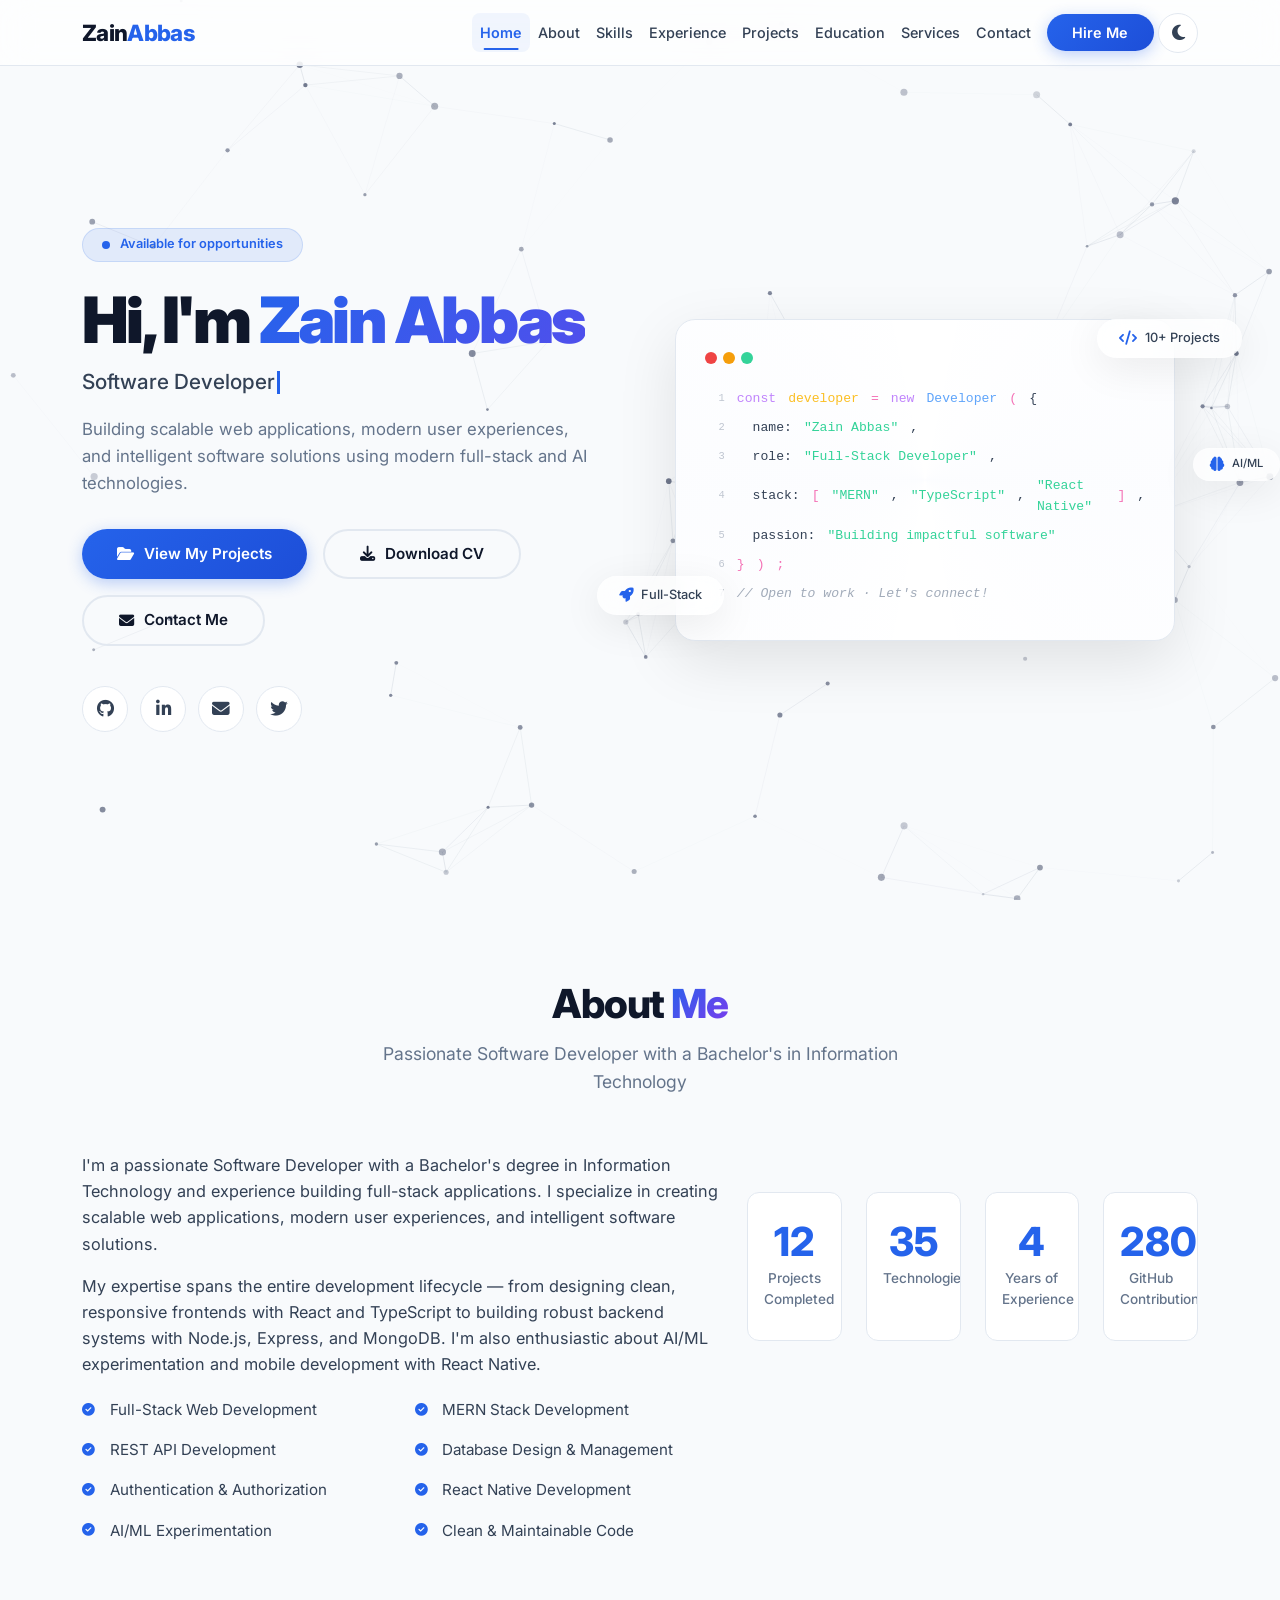
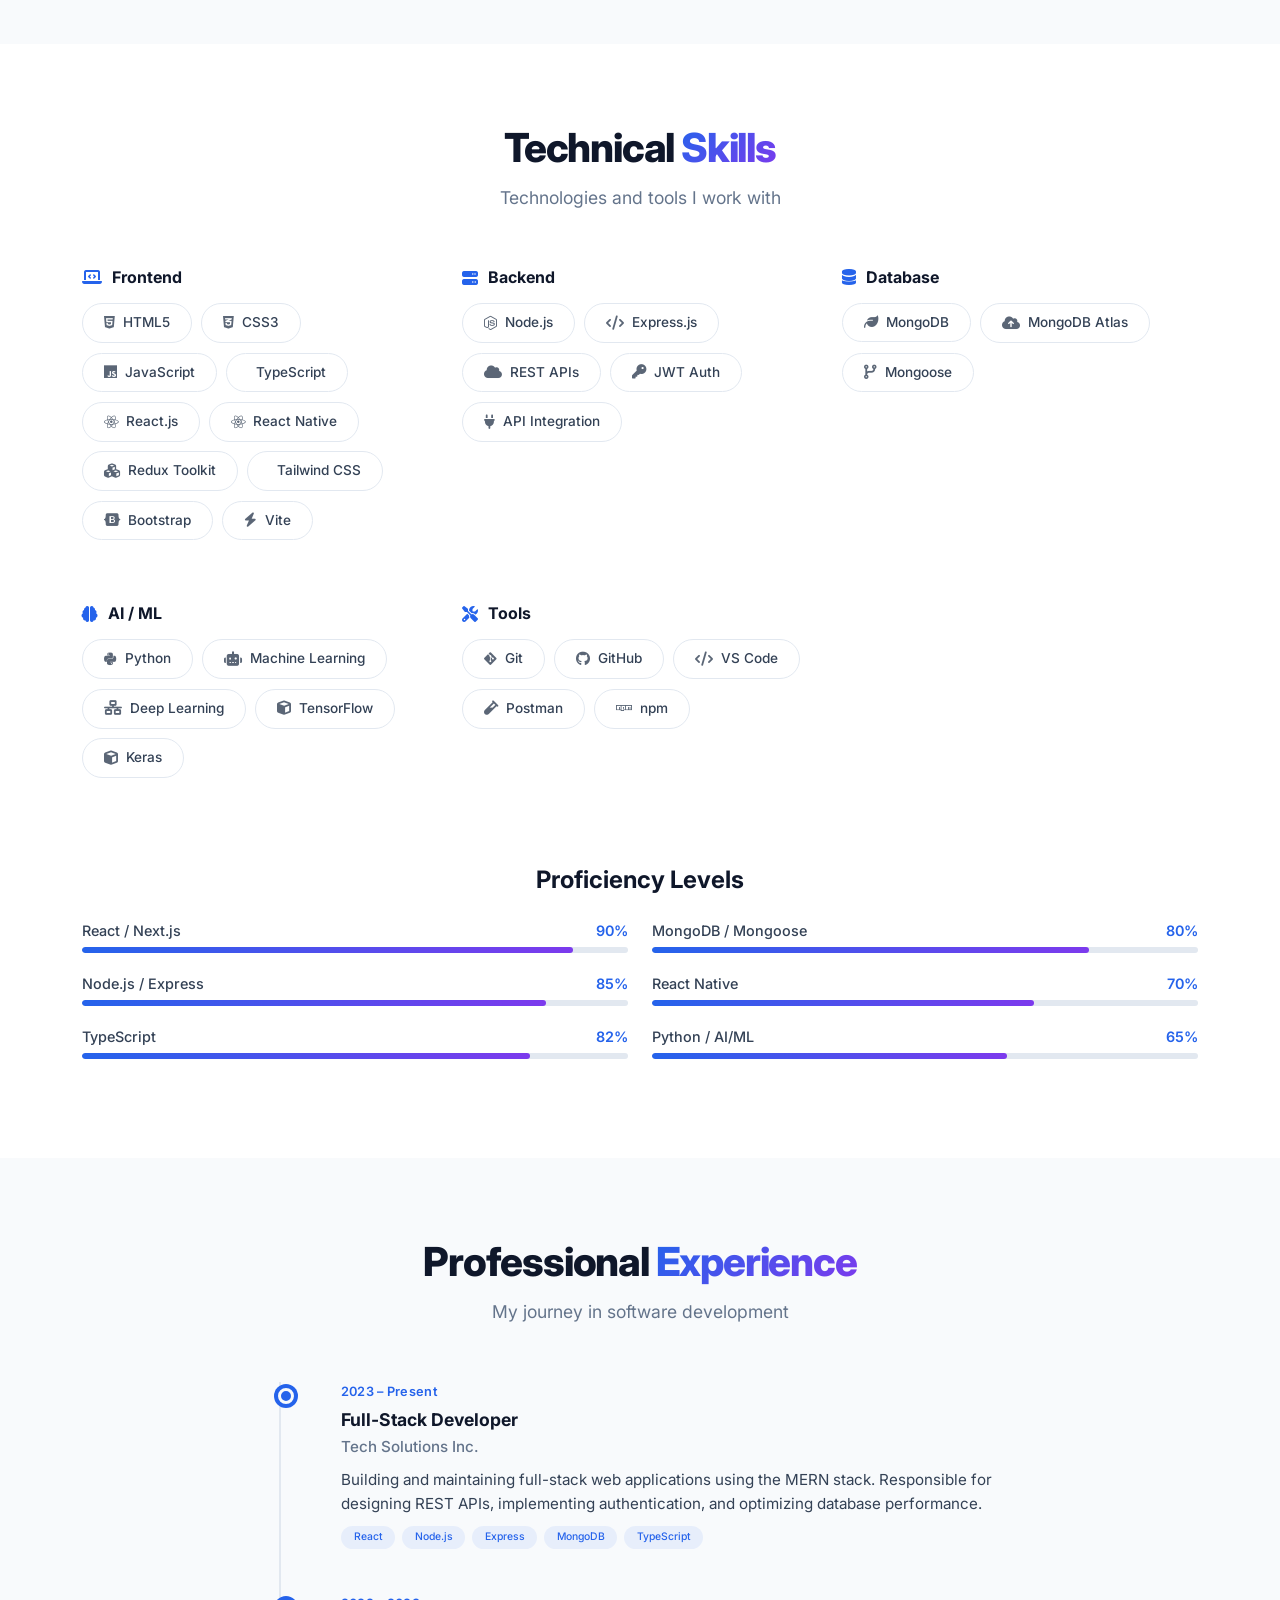
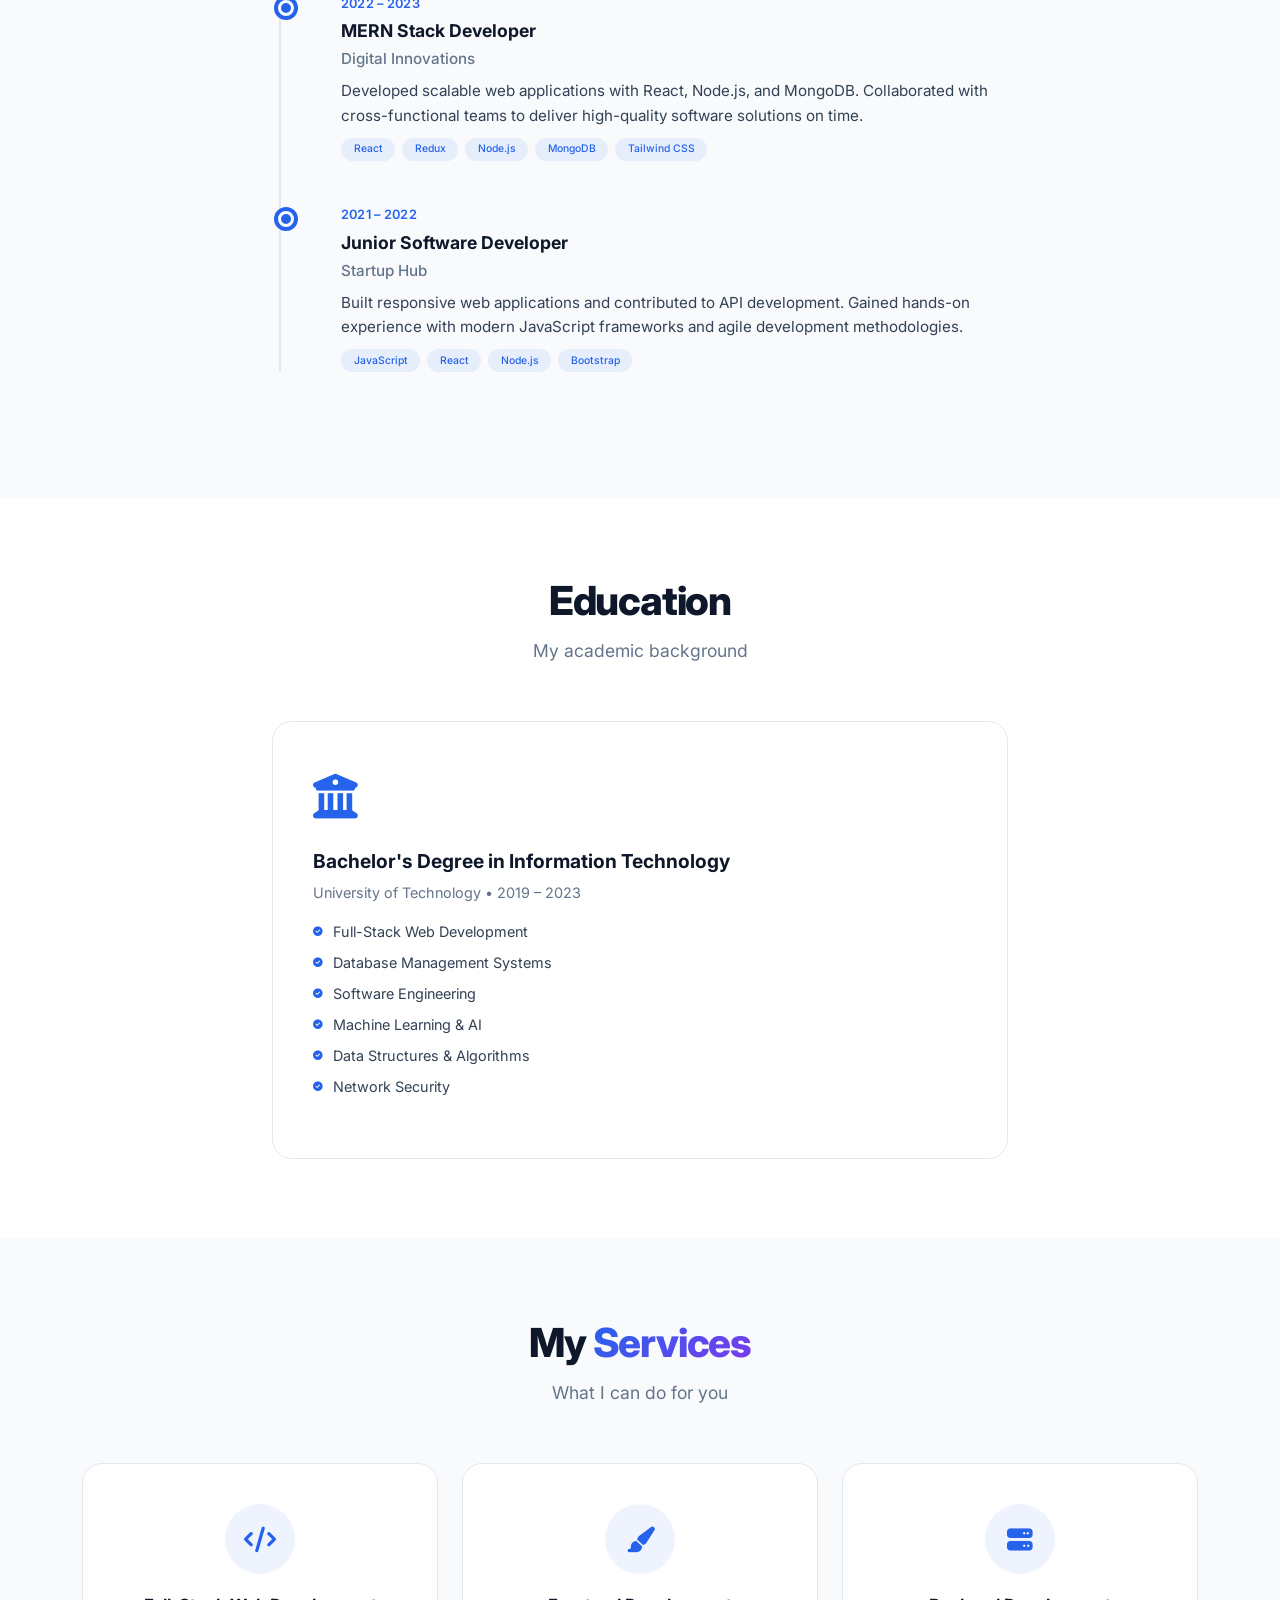
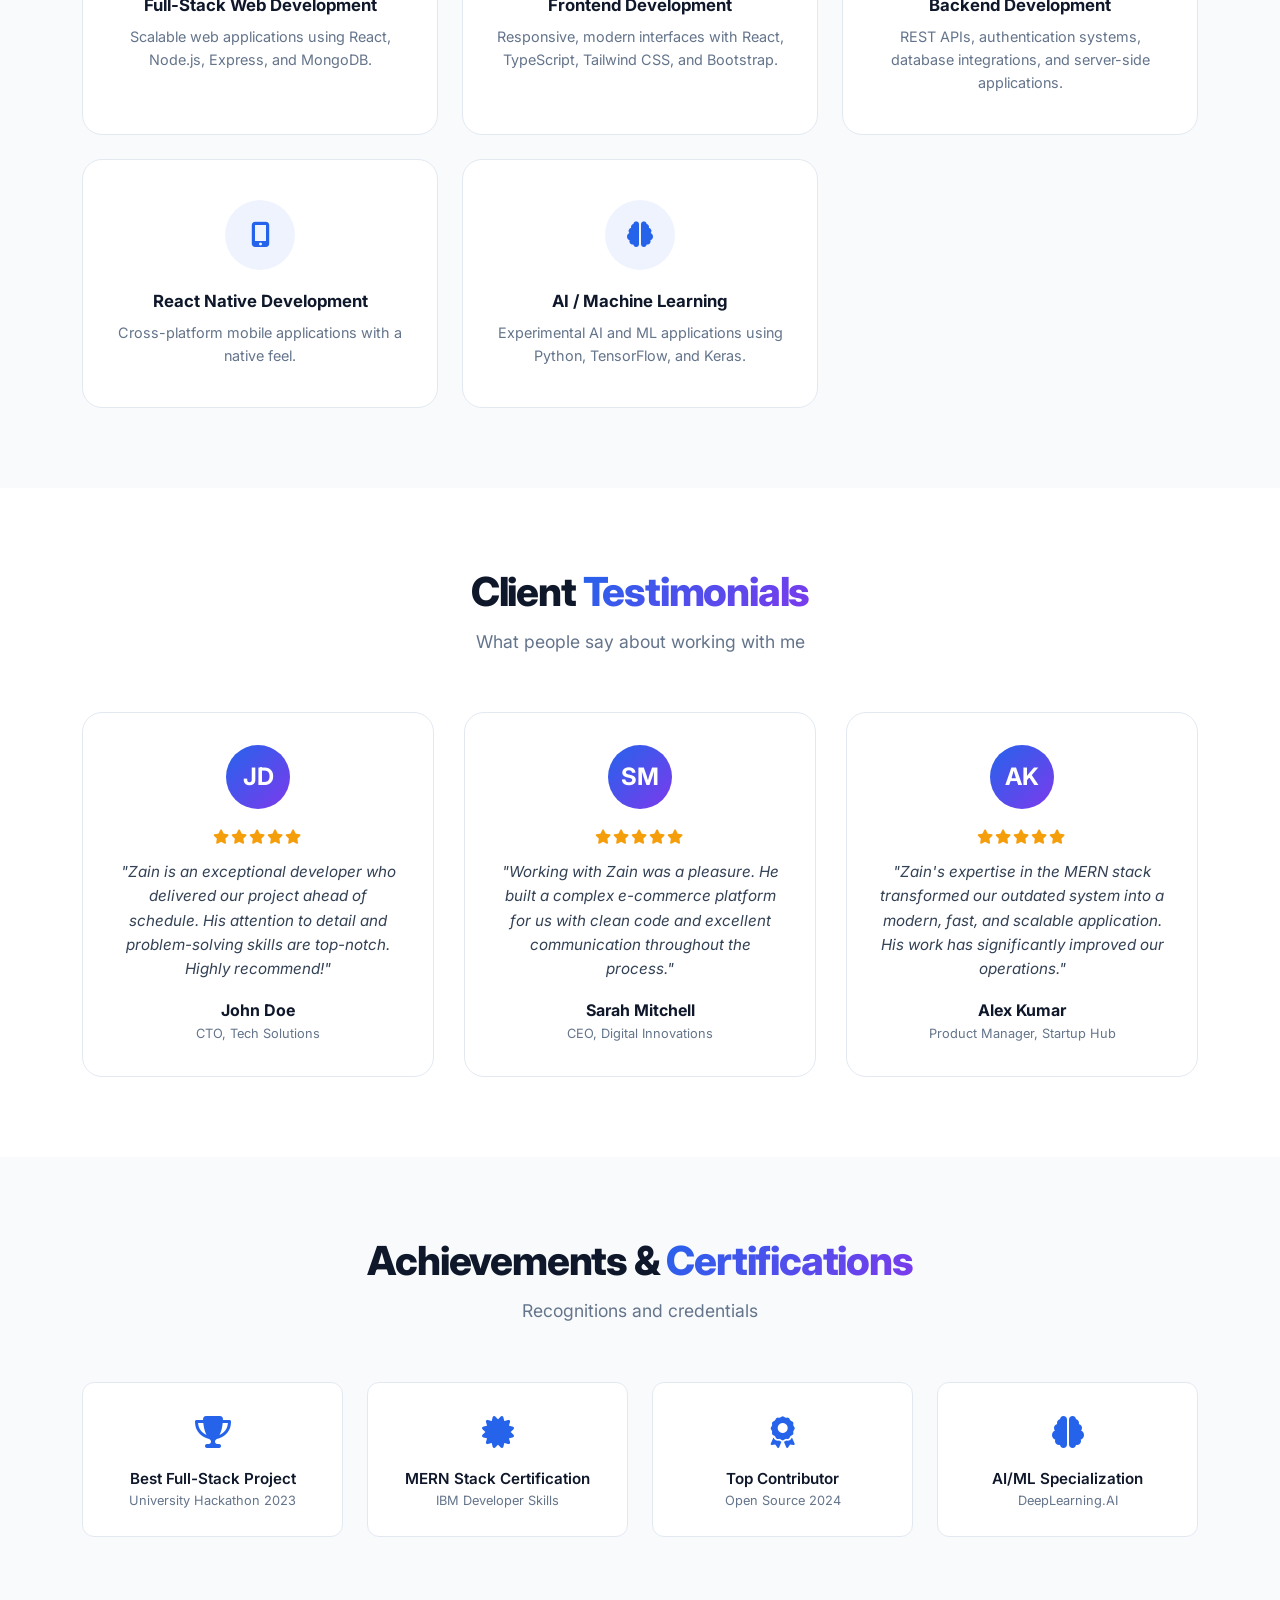
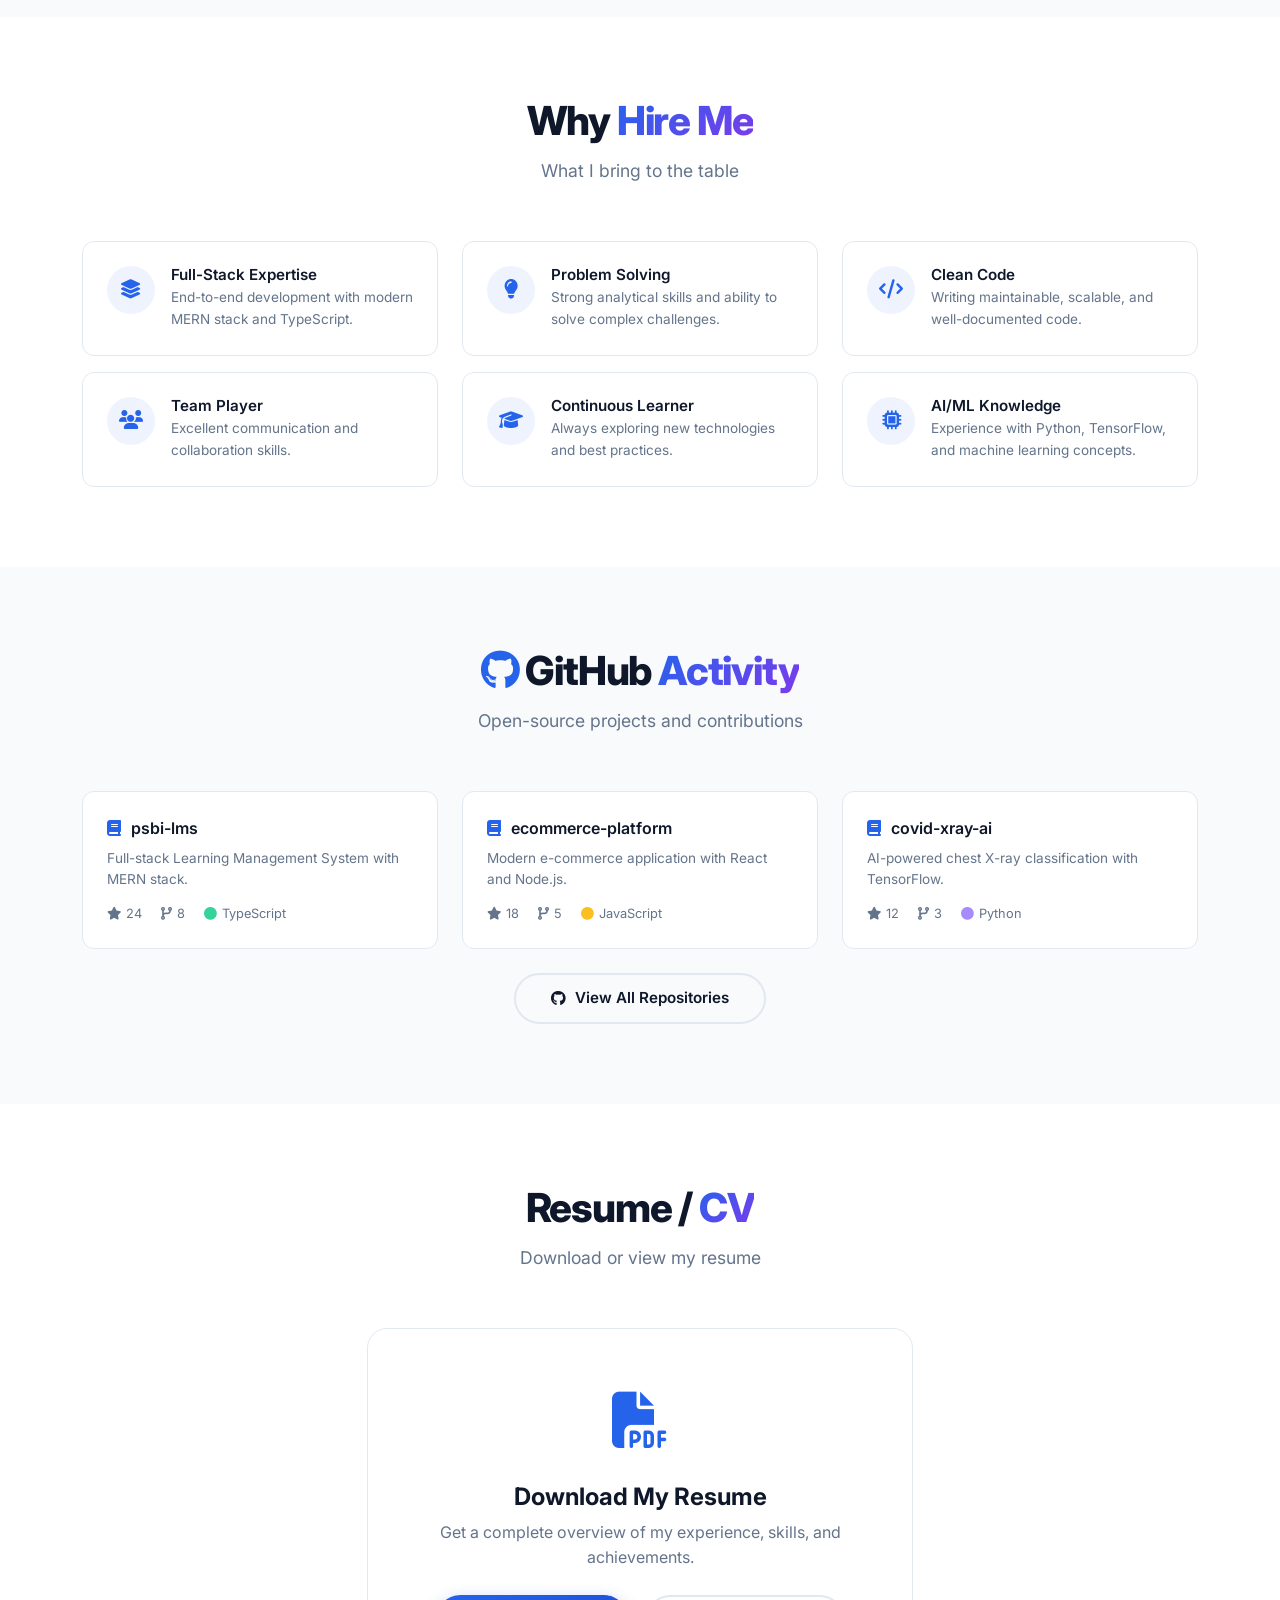
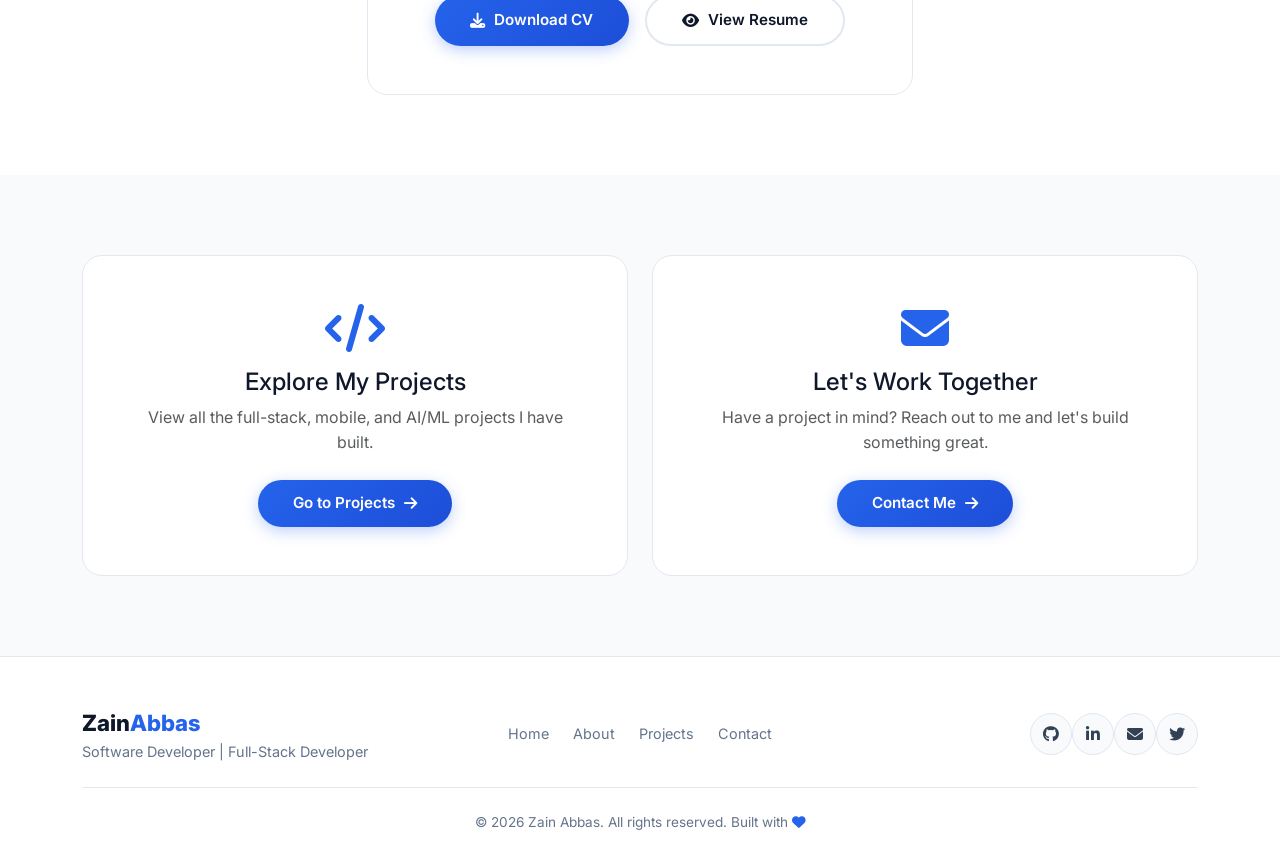
<file: index.html>
<!DOCTYPE html>
<html lang="en">
<head>
    <meta charset="UTF-8" />
    <meta name="viewport" content="width=device-width, initial-scale=1.0" />
    <meta name="description" content="Professional portfolio of Zain Abbas, a Software Developer specializing in MERN Stack, React, Node.js, MongoDB, React Native, and AI/ML." />
    <title>Zain Abbas | Software Developer</title>

    <!-- Google Fonts -->
    <link rel="preconnect" href="https://fonts.googleapis.com" />
    <link rel="preconnect" href="https://fonts.gstatic.com" crossorigin />
    <link href="https://fonts.googleapis.com/css2?family=Inter:opsz,wght@14..32,300;14..32,400;14..32,500;14..32,600;14..32,700;14..32,800;14..32,900&display=swap" rel="stylesheet" />

    <!-- Bootstrap 5 -->
    <link href="https://cdn.jsdelivr.net/npm/bootstrap@5.3.2/dist/css/bootstrap.min.css" rel="stylesheet" />

    <!-- Font Awesome 6 -->
    <link rel="stylesheet" href="https://cdnjs.cloudflare.com/ajax/libs/font-awesome/6.5.0/css/all.min.css" />

    <!-- AOS Animation -->
    <link href="https://unpkg.com/aos@2.3.1/dist/aos.css" rel="stylesheet" />

    <!-- Swiper JS for testimonials -->
    <link rel="stylesheet" href="https://cdn.jsdelivr.net/npm/swiper@11/swiper-bundle.min.css" />

    <!-- Global Styles -->
    <link rel="stylesheet" href="style.css" />
</head>
<body>

    <!-- ===== Scroll Progress ===== -->
    <div id="scrollProgress"><div class="progress-bar" id="scrollProgressBar"></div></div>

    <!-- ===== Back to Top ===== -->
    <button id="backToTop" aria-label="Back to top">
        <i class="fas fa-arrow-up"></i>
        <svg class="progress-ring" viewBox="0 0 54 54">
            <circle cx="27" cy="27" r="25" id="backToTopCircle" />
        </svg>
    </button>

    <!-- ===== Particle Canvas ===== -->
    <canvas id="particles-canvas"></canvas>
    <div id="mouseGlow"></div>

    <!-- ===== NAVBAR (Fixed) ===== -->
    <nav class="navbar navbar-expand-lg navbar-custom fixed-top" id="mainNav">
        <div class="container">
            <!-- ✅ FIXED: changed 'home.html' to 'index.html' -->
            <a class="navbar-brand" href="index.html">Zain<span>Abbas</span></a>
            <button class="navbar-toggler" type="button" data-bs-toggle="collapse" data-bs-target="#navMenu">
                <i class="fas fa-bars"></i>
            </button>
            <div class="collapse navbar-collapse" id="navMenu">
                <ul class="navbar-nav ms-auto align-items-lg-center">
                    <li class="nav-item"><a class="nav-link active" href="#hero">Home</a></li>
                    <li class="nav-item"><a class="nav-link" href="#about">About</a></li>
                    <li class="nav-item"><a class="nav-link" href="#skills">Skills</a></li>
                    <li class="nav-item"><a class="nav-link" href="#experience">Experience</a></li>
                    <li class="nav-item"><a class="nav-link" href="projects.html">Projects</a></li>
                    <li class="nav-item"><a class="nav-link" href="#education">Education</a></li>
                    <li class="nav-item"><a class="nav-link" href="#services">Services</a></li>
                    <li class="nav-item"><a class="nav-link" href="contact.html">Contact</a></li>
                    <li class="nav-item ms-lg-2">
                        <a href="contact.html" class="btn btn-hire">Hire Me</a>
                    </li>
                    <li class="nav-item ms-lg-1">
                        <button class="theme-toggle" id="themeToggle"><i class="fas fa-moon" id="themeIcon"></i></button>
                    </li>
                </ul>
            </div>
        </div>
    </nav>

    <!-- ===== HERO ===== -->
    <section class="hero-section" id="hero">
        <div class="container">
            <div class="row align-items-center gy-5">
                <div class="col-lg-6" data-aos="fade-right">
                    <div class="hero-badge"><span class="dot"></span> Available for opportunities</div>
                    <h1>Hi, I'm <span class="highlight">Zain Abbas</span></h1>
                    <div class="hero-title"><span id="typingText"></span><span class="typing-cursor"></span></div>
                    <p class="hero-desc">Building scalable web applications, modern user experiences, and intelligent software solutions using modern full-stack and AI technologies.</p>
                    <div class="hero-cta">
                        <a href="projects.html" class="btn btn-primary-custom"><i class="fas fa-folder-open"></i> View My Projects</a>
                        <a href="asset/zain-abbas-cv updated512 (1).pdf" download="Zain_Abbas_CV.pdf" class="btn btn-outline-custom"><i class="fas fa-download"></i> Download CV</a>
                        <a href="contact.html" class="btn btn-outline-custom"><i class="fas fa-envelope"></i> Contact Me</a>
                    </div>
                    <div class="hero-social">
                        <a href="https://github.com" target="_blank"><i class="fab fa-github"></i><span class="tooltip-social">GitHub</span></a>
                        <a href="https://linkedin.com" target="_blank"><i class="fab fa-linkedin-in"></i><span class="tooltip-social">LinkedIn</span></a>
                        <a href="mailto:zainstu78651214@gmail.com"><i class="fas fa-envelope"></i><span class="tooltip-social">Email</span></a>
                        <a href="#" target="_blank"><i class="fab fa-twitter"></i><span class="tooltip-social">Twitter</span></a>
                    </div>
                </div>
                <div class="col-lg-6" data-aos="fade-left" data-aos-delay="200">
                    <div class="hero-visual">
                        <div class="code-block">
                            <div class="code-header"><span class="dot-red"></span><span class="dot-yellow"></span><span class="dot-green"></span></div>
                            <div class="line"><span class="number">1</span><span class="keyword">const</span> <span class="variable">developer</span> <span class="operator">=</span> <span class="keyword">new</span> <span class="function">Developer</span><span class="bracket">(</span>{</div>
                            <div class="line"><span class="number">2</span>&nbsp;&nbsp;name: <span class="string">"Zain Abbas"</span>,</div>
                            <div class="line"><span class="number">3</span>&nbsp;&nbsp;role: <span class="string">"Full-Stack Developer"</span>,</div>
                            <div class="line"><span class="number">4</span>&nbsp;&nbsp;stack: <span class="bracket">[</span><span class="string">"MERN"</span>, <span class="string">"TypeScript"</span>, <span class="string">"React Native"</span><span class="bracket">]</span>,</div>
                            <div class="line"><span class="number">5</span>&nbsp;&nbsp;passion: <span class="string">"Building impactful software"</span></div>
                            <div class="line"><span class="number">6</span><span class="bracket">}</span><span class="bracket">)</span><span class="operator">;</span></div>
                            <div class="line"><span class="number">7</span><span class="comment">// Open to work · Let's connect!</span></div>
                        </div>
                        <div class="floating-badge floating-badge-1"><i class="fas fa-code"></i> 10+ Projects</div>
                        <div class="floating-badge floating-badge-2"><i class="fas fa-rocket"></i> Full-Stack</div>
                        <div class="floating-badge floating-badge-3"><i class="fas fa-brain"></i> AI/ML</div>
                    </div>
                </div>
            </div>
        </div>
    </section>

    <!-- ===== ABOUT ===== -->
    <section class="section-padding about-section" id="about">
        <div class="container">
            <div class="section-header" data-aos="fade-up">
                <h2 class="section-title">About <span class="text-gradient">Me</span></h2>
                <p class="section-subtitle">Passionate Software Developer with a Bachelor's in Information Technology</p>
            </div>
            <div class="row gy-4">
                <div class="col-lg-7" data-aos="fade-right">
                    <div class="about-text">
                        <p>I'm a passionate Software Developer with a Bachelor's degree in Information Technology and experience building full-stack applications. I specialize in creating scalable web applications, modern user experiences, and intelligent software solutions.</p>
                        <p>My expertise spans the entire development lifecycle — from designing clean, responsive frontends with React and TypeScript to building robust backend systems with Node.js, Express, and MongoDB. I'm also enthusiastic about AI/ML experimentation and mobile development with React Native.</p>
                        <ul class="about-list">
                            <li><i class="fas fa-circle-check"></i> Full-Stack Web Development</li>
                            <li><i class="fas fa-circle-check"></i> MERN Stack Development</li>
                            <li><i class="fas fa-circle-check"></i> REST API Development</li>
                            <li><i class="fas fa-circle-check"></i> Database Design &amp; Management</li>
                            <li><i class="fas fa-circle-check"></i> Authentication &amp; Authorization</li>
                            <li><i class="fas fa-circle-check"></i> React Native Development</li>
                            <li><i class="fas fa-circle-check"></i> AI/ML Experimentation</li>
                            <li><i class="fas fa-circle-check"></i> Clean &amp; Maintainable Code</li>
                        </ul>
                    </div>
                </div>
                <div class="col-lg-5" data-aos="fade-left">
                    <div class="stats-grid">
                        <div class="stat-item"><div class="stat-number" data-count="12">0</div><div class="stat-label">Projects Completed</div></div>
                        <div class="stat-item"><div class="stat-number" data-count="35">0</div><div class="stat-label">Technologies</div></div>
                        <div class="stat-item"><div class="stat-number" data-count="4">0</div><div class="stat-label">Years of Experience</div></div>
                        <div class="stat-item"><div class="stat-number" data-count="280">0</div><div class="stat-label">GitHub Contributions</div></div>
                    </div>
                </div>
            </div>
        </div>
    </section>

    <!-- ===== SKILLS ===== -->
    <section class="section-padding skills-section" id="skills" style="background-color: var(--bg-card);">
        <div class="container">
            <div class="section-header" data-aos="fade-up">
                <h2 class="section-title">Technical <span class="text-gradient">Skills</span></h2>
                <p class="section-subtitle">Technologies and tools I work with</p>
            </div>
            <div class="row gy-4 mb-5">
                <div class="col-lg-4 col-md-6" data-aos="fade-up">
                    <div class="skill-category">
                        <h4><i class="fas fa-laptop-code"></i> Frontend</h4>
                        <div class="skill-tags">
                            <span class="skill-tag"><i class="fab fa-html5"></i> HTML5</span>
                            <span class="skill-tag"><i class="fab fa-css3-alt"></i> CSS3</span>
                            <span class="skill-tag"><i class="fab fa-js"></i> JavaScript</span>
                            <span class="skill-tag"><i class="fab fa-typescript"></i> TypeScript</span>
                            <span class="skill-tag"><i class="fab fa-react"></i> React.js</span>
                            <span class="skill-tag"><i class="fab fa-react"></i> React Native</span>
                            <span class="skill-tag"><i class="fas fa-cubes"></i> Redux Toolkit</span>
                            <span class="skill-tag"><i class="fab fa-tailwindcss"></i> Tailwind CSS</span>
                            <span class="skill-tag"><i class="fab fa-bootstrap"></i> Bootstrap</span>
                            <span class="skill-tag"><i class="fas fa-bolt"></i> Vite</span>
                        </div>
                    </div>
                </div>
                <div class="col-lg-4 col-md-6" data-aos="fade-up" data-aos-delay="100">
                    <div class="skill-category">
                        <h4><i class="fas fa-server"></i> Backend</h4>
                        <div class="skill-tags">
                            <span class="skill-tag"><i class="fab fa-node-js"></i> Node.js</span>
                            <span class="skill-tag"><i class="fas fa-code"></i> Express.js</span>
                            <span class="skill-tag"><i class="fas fa-cloud"></i> REST APIs</span>
                            <span class="skill-tag"><i class="fas fa-key"></i> JWT Auth</span>
                            <span class="skill-tag"><i class="fas fa-plug"></i> API Integration</span>
                        </div>
                    </div>
                </div>
                <div class="col-lg-4 col-md-6" data-aos="fade-up" data-aos-delay="200">
                    <div class="skill-category">
                        <h4><i class="fas fa-database"></i> Database</h4>
                        <div class="skill-tags">
                            <span class="skill-tag"><i class="fas fa-leaf"></i> MongoDB</span>
                            <span class="skill-tag"><i class="fas fa-cloud-upload-alt"></i> MongoDB Atlas</span>
                            <span class="skill-tag"><i class="fas fa-code-branch"></i> Mongoose</span>
                        </div>
                    </div>
                </div>
                <div class="col-lg-4 col-md-6" data-aos="fade-up" data-aos-delay="300">
                    <div class="skill-category">
                        <h4><i class="fas fa-brain"></i> AI / ML</h4>
                        <div class="skill-tags">
                            <span class="skill-tag"><i class="fab fa-python"></i> Python</span>
                            <span class="skill-tag"><i class="fas fa-robot"></i> Machine Learning</span>
                            <span class="skill-tag"><i class="fas fa-network-wired"></i> Deep Learning</span>
                            <span class="skill-tag"><i class="fas fa-cube"></i> TensorFlow</span>
                            <span class="skill-tag"><i class="fas fa-cube"></i> Keras</span>
                        </div>
                    </div>
                </div>
                <div class="col-lg-4 col-md-6" data-aos="fade-up" data-aos-delay="400">
                    <div class="skill-category">
                        <h4><i class="fas fa-tools"></i> Tools</h4>
                        <div class="skill-tags">
                            <span class="skill-tag"><i class="fab fa-git-alt"></i> Git</span>
                            <span class="skill-tag"><i class="fab fa-github"></i> GitHub</span>
                            <span class="skill-tag"><i class="fas fa-code"></i> VS Code</span>
                            <span class="skill-tag"><i class="fas fa-vial"></i> Postman</span>
                            <span class="skill-tag"><i class="fab fa-npm"></i> npm</span>
                        </div>
                    </div>
                </div>
            </div>
            <div data-aos="fade-up">
                <h4 class="text-center mb-4" style="font-weight:700;">Proficiency <span class="text-gradient">Levels</span></h4>
                <div class="row">
                    <div class="col-md-6">
                        <div class="skill-progress-item"><div class="skill-label"><span>React / Next.js</span><span>90%</span></div><div class="progress-track"><div class="progress-fill" data-width="90"></div></div></div>
                        <div class="skill-progress-item"><div class="skill-label"><span>Node.js / Express</span><span>85%</span></div><div class="progress-track"><div class="progress-fill" data-width="85"></div></div></div>
                        <div class="skill-progress-item"><div class="skill-label"><span>TypeScript</span><span>82%</span></div><div class="progress-track"><div class="progress-fill" data-width="82"></div></div></div>
                    </div>
                    <div class="col-md-6">
                        <div class="skill-progress-item"><div class="skill-label"><span>MongoDB / Mongoose</span><span>80%</span></div><div class="progress-track"><div class="progress-fill" data-width="80"></div></div></div>
                        <div class="skill-progress-item"><div class="skill-label"><span>React Native</span><span>70%</span></div><div class="progress-track"><div class="progress-fill" data-width="70"></div></div></div>
                        <div class="skill-progress-item"><div class="skill-label"><span>Python / AI/ML</span><span>65%</span></div><div class="progress-track"><div class="progress-fill" data-width="65"></div></div></div>
                    </div>
                </div>
            </div>
        </div>
    </section>

    <!-- ===== EXPERIENCE ===== -->
    <section class="section-padding" id="experience">
        <div class="container">
            <div class="section-header" data-aos="fade-up">
                <h2 class="section-title">Professional <span class="text-gradient">Experience</span></h2>
                <p class="section-subtitle">My journey in software development</p>
            </div>
            <div class="row justify-content-center">
                <div class="col-lg-8" data-aos="fade-up">
                    <div class="timeline">
                        <div class="timeline-item">
                            <div class="timeline-date">2023 – Present</div>
                            <div class="timeline-title">Full-Stack Developer</div>
                            <div class="timeline-company">Tech Solutions Inc.</div>
                            <div class="timeline-desc">Building and maintaining full-stack web applications using the MERN stack. Responsible for designing REST APIs, implementing authentication, and optimizing database performance.</div>
                            <div class="timeline-tech"><span class="tech-tag">React</span><span class="tech-tag">Node.js</span><span class="tech-tag">Express</span><span class="tech-tag">MongoDB</span><span class="tech-tag">TypeScript</span></div>
                        </div>
                        <div class="timeline-item">
                            <div class="timeline-date">2022 – 2023</div>
                            <div class="timeline-title">MERN Stack Developer</div>
                            <div class="timeline-company">Digital Innovations</div>
                            <div class="timeline-desc">Developed scalable web applications with React, Node.js, and MongoDB. Collaborated with cross-functional teams to deliver high-quality software solutions on time.</div>
                            <div class="timeline-tech"><span class="tech-tag">React</span><span class="tech-tag">Redux</span><span class="tech-tag">Node.js</span><span class="tech-tag">MongoDB</span><span class="tech-tag">Tailwind CSS</span></div>
                        </div>
                        <div class="timeline-item">
                            <div class="timeline-date">2021 – 2022</div>
                            <div class="timeline-title">Junior Software Developer</div>
                            <div class="timeline-company">Startup Hub</div>
                            <div class="timeline-desc">Built responsive web applications and contributed to API development. Gained hands-on experience with modern JavaScript frameworks and agile development methodologies.</div>
                            <div class="timeline-tech"><span class="tech-tag">JavaScript</span><span class="tech-tag">React</span><span class="tech-tag">Node.js</span><span class="tech-tag">Bootstrap</span></div>
                        </div>
                    </div>
                </div>
            </div>
        </div>
    </section>

    <!-- ===== EDUCATION ===== -->
    <section class="section-padding" id="education" style="background-color: var(--bg-card);">
        <div class="container">
            <div class="section-header" data-aos="fade-up">
                <h2 class="section-title">Education</h2>
                <p class="section-subtitle">My academic background</p>
            </div>
            <div class="row justify-content-center">
                <div class="col-lg-8" data-aos="fade-up">
                    <div class="edu-card">
                        <div class="edu-icon"><i class="fas fa-university"></i></div>
                        <h5>Bachelor's Degree in Information Technology</h5>
                        <div class="edu-meta">University of Technology • 2019 – 2023</div>
                        <ul class="edu-list">
                            <li><i class="fas fa-circle-check"></i> Full-Stack Web Development</li>
                            <li><i class="fas fa-circle-check"></i> Database Management Systems</li>
                            <li><i class="fas fa-circle-check"></i> Software Engineering</li>
                            <li><i class="fas fa-circle-check"></i> Machine Learning &amp; AI</li>
                            <li><i class="fas fa-circle-check"></i> Data Structures &amp; Algorithms</li>
                            <li><i class="fas fa-circle-check"></i> Network Security</li>
                        </ul>
                    </div>
                </div>
            </div>
        </div>
    </section>

    <!-- ===== SERVICES ===== -->
    <section class="section-padding" id="services">
        <div class="container">
            <div class="section-header" data-aos="fade-up">
                <h2 class="section-title">My <span class="text-gradient">Services</span></h2>
                <p class="section-subtitle">What I can do for you</p>
            </div>
            <div class="row gy-4">
                <div class="col-lg-4 col-md-6" data-aos="fade-up"><div class="service-card"><div class="service-icon"><i class="fas fa-code"></i></div><h5>Full-Stack Web Development</h5><p>Scalable web applications using React, Node.js, Express, and MongoDB.</p></div></div>
                <div class="col-lg-4 col-md-6" data-aos="fade-up" data-aos-delay="100"><div class="service-card"><div class="service-icon"><i class="fas fa-paint-brush"></i></div><h5>Frontend Development</h5><p>Responsive, modern interfaces with React, TypeScript, Tailwind CSS, and Bootstrap.</p></div></div>
                <div class="col-lg-4 col-md-6" data-aos="fade-up" data-aos-delay="200"><div class="service-card"><div class="service-icon"><i class="fas fa-server"></i></div><h5>Backend Development</h5><p>REST APIs, authentication systems, database integrations, and server-side applications.</p></div></div>
                <div class="col-lg-4 col-md-6" data-aos="fade-up" data-aos-delay="300"><div class="service-card"><div class="service-icon"><i class="fas fa-mobile-alt"></i></div><h5>React Native Development</h5><p>Cross-platform mobile applications with a native feel.</p></div></div>
                <div class="col-lg-4 col-md-6" data-aos="fade-up" data-aos-delay="400"><div class="service-card"><div class="service-icon"><i class="fas fa-brain"></i></div><h5>AI / Machine Learning</h5><p>Experimental AI and ML applications using Python, TensorFlow, and Keras.</p></div></div>
            </div>
        </div>
    </section>

    <!-- ===== TESTIMONIALS ===== -->
    <section class="section-padding" id="testimonials" style="background-color: var(--bg-card);">
        <div class="container">
            <div class="section-header" data-aos="fade-up">
                <h2 class="section-title">Client <span class="text-gradient">Testimonials</span></h2>
                <p class="section-subtitle">What people say about working with me</p>
            </div>
            <div class="swiper testimonialSwiper" data-aos="fade-up">
                <div class="swiper-wrapper">
                    <div class="swiper-slide"><div class="testimonial-card"><div class="testimonial-avatar">JD</div><div class="testimonial-stars"><i class="fas fa-star"></i><i class="fas fa-star"></i><i class="fas fa-star"></i><i class="fas fa-star"></i><i class="fas fa-star"></i></div><p class="testimonial-text">"Zain is an exceptional developer who delivered our project ahead of schedule. His attention to detail and problem-solving skills are top-notch. Highly recommend!"</p><div class="testimonial-name">John Doe</div><div class="testimonial-role">CTO, Tech Solutions</div></div></div>
                    <div class="swiper-slide"><div class="testimonial-card"><div class="testimonial-avatar">SM</div><div class="testimonial-stars"><i class="fas fa-star"></i><i class="fas fa-star"></i><i class="fas fa-star"></i><i class="fas fa-star"></i><i class="fas fa-star"></i></div><p class="testimonial-text">"Working with Zain was a pleasure. He built a complex e-commerce platform for us with clean code and excellent communication throughout the process."</p><div class="testimonial-name">Sarah Mitchell</div><div class="testimonial-role">CEO, Digital Innovations</div></div></div>
                    <div class="swiper-slide"><div class="testimonial-card"><div class="testimonial-avatar">AK</div><div class="testimonial-stars"><i class="fas fa-star"></i><i class="fas fa-star"></i><i class="fas fa-star"></i><i class="fas fa-star"></i><i class="fas fa-star"></i></div><p class="testimonial-text">"Zain's expertise in the MERN stack transformed our outdated system into a modern, fast, and scalable application. His work has significantly improved our operations."</p><div class="testimonial-name">Alex Kumar</div><div class="testimonial-role">Product Manager, Startup Hub</div></div></div>
                </div>
                <div class="swiper-pagination"></div>
            </div>
        </div>
    </section>

    <!-- ===== ACHIEVEMENTS ===== -->
    <section class="section-padding" id="achievements">
        <div class="container">
            <div class="section-header" data-aos="fade-up">
                <h2 class="section-title">Achievements &amp; <span class="text-gradient">Certifications</span></h2>
                <p class="section-subtitle">Recognitions and credentials</p>
            </div>
            <div class="row gy-4">
                <div class="col-lg-3 col-md-6" data-aos="fade-up"><div class="achievement-card"><div class="ach-icon"><i class="fas fa-trophy"></i></div><h6>Best Full-Stack Project</h6><p>University Hackathon 2023</p></div></div>
                <div class="col-lg-3 col-md-6" data-aos="fade-up" data-aos-delay="100"><div class="achievement-card"><div class="ach-icon"><i class="fas fa-certificate"></i></div><h6>MERN Stack Certification</h6><p>IBM Developer Skills</p></div></div>
                <div class="col-lg-3 col-md-6" data-aos="fade-up" data-aos-delay="200"><div class="achievement-card"><div class="ach-icon"><i class="fas fa-award"></i></div><h6>Top Contributor</h6><p>Open Source 2024</p></div></div>
                <div class="col-lg-3 col-md-6" data-aos="fade-up" data-aos-delay="300"><div class="achievement-card"><div class="ach-icon"><i class="fas fa-brain"></i></div><h6>AI/ML Specialization</h6><p>DeepLearning.AI</p></div></div>
            </div>
        </div>
    </section>

    <!-- ===== WHY HIRE ME ===== -->
    <section class="section-padding" id="hire" style="background-color: var(--bg-card);">
        <div class="container">
            <div class="section-header" data-aos="fade-up">
                <h2 class="section-title">Why <span class="text-gradient">Hire Me</span></h2>
                <p class="section-subtitle">What I bring to the table</p>
            </div>
            <div class="row gy-3">
                <div class="col-lg-4 col-md-6" data-aos="fade-up"><div class="hire-card"><div class="hire-icon"><i class="fas fa-layer-group"></i></div><div class="hire-content"><h6>Full-Stack Expertise</h6><p>End-to-end development with modern MERN stack and TypeScript.</p></div></div></div>
                <div class="col-lg-4 col-md-6" data-aos="fade-up" data-aos-delay="100"><div class="hire-card"><div class="hire-icon"><i class="fas fa-lightbulb"></i></div><div class="hire-content"><h6>Problem Solving</h6><p>Strong analytical skills and ability to solve complex challenges.</p></div></div></div>
                <div class="col-lg-4 col-md-6" data-aos="fade-up" data-aos-delay="200"><div class="hire-card"><div class="hire-icon"><i class="fas fa-code"></i></div><div class="hire-content"><h6>Clean Code</h6><p>Writing maintainable, scalable, and well-documented code.</p></div></div></div>
                <div class="col-lg-4 col-md-6" data-aos="fade-up" data-aos-delay="300"><div class="hire-card"><div class="hire-icon"><i class="fas fa-users"></i></div><div class="hire-content"><h6>Team Player</h6><p>Excellent communication and collaboration skills.</p></div></div></div>
                <div class="col-lg-4 col-md-6" data-aos="fade-up" data-aos-delay="400"><div class="hire-card"><div class="hire-icon"><i class="fas fa-graduation-cap"></i></div><div class="hire-content"><h6>Continuous Learner</h6><p>Always exploring new technologies and best practices.</p></div></div></div>
                <div class="col-lg-4 col-md-6" data-aos="fade-up" data-aos-delay="500"><div class="hire-card"><div class="hire-icon"><i class="fas fa-microchip"></i></div><div class="hire-content"><h6>AI/ML Knowledge</h6><p>Experience with Python, TensorFlow, and machine learning concepts.</p></div></div></div>
            </div>
        </div>
    </section>

    <!-- ===== GITHUB ACTIVITY ===== -->
    <section class="section-padding github-section" id="github">
        <div class="container">
            <div class="section-header" data-aos="fade-up">
                <h2 class="section-title"><i class="fab fa-github" style="color: var(--primary);"></i> GitHub <span class="text-gradient">Activity</span></h2>
                <p class="section-subtitle">Open-source projects and contributions</p>
            </div>
            <div class="row gy-4">
                <div class="col-md-4" data-aos="fade-up"><div class="repo-card"><div class="repo-name"><i class="fas fa-book"></i> psbi-lms</div><div class="repo-desc">Full-stack Learning Management System with MERN stack.</div><div class="repo-meta"><span><i class="fas fa-star"></i> 24</span><span><i class="fas fa-code-branch"></i> 8</span><span><i class="fas fa-circle" style="color: #34d399;"></i> TypeScript</span></div></div></div>
                <div class="col-md-4" data-aos="fade-up" data-aos-delay="100"><div class="repo-card"><div class="repo-name"><i class="fas fa-book"></i> ecommerce-platform</div><div class="repo-desc">Modern e-commerce application with React and Node.js.</div><div class="repo-meta"><span><i class="fas fa-star"></i> 18</span><span><i class="fas fa-code-branch"></i> 5</span><span><i class="fas fa-circle" style="color: #fbbf24;"></i> JavaScript</span></div></div></div>
                <div class="col-md-4" data-aos="fade-up" data-aos-delay="200"><div class="repo-card"><div class="repo-name"><i class="fas fa-book"></i> covid-xray-ai</div><div class="repo-desc">AI-powered chest X-ray classification with TensorFlow.</div><div class="repo-meta"><span><i class="fas fa-star"></i> 12</span><span><i class="fas fa-code-branch"></i> 3</span><span><i class="fas fa-circle" style="color: #a78bfa;"></i> Python</span></div></div></div>
            </div>
            <div class="text-center mt-4"><a href="https://github.com" target="_blank" class="btn btn-outline-custom"><i class="fab fa-github"></i> View All Repositories</a></div>
        </div>
    </section>

    <!-- ===== RESUME / CV ===== -->
    <section class="section-padding resume-section" id="resume" style="background-color: var(--bg-card);">
        <div class="container">
            <div class="section-header" data-aos="fade-up">
                <h2 class="section-title">Resume / <span class="text-gradient">CV</span></h2>
                <p class="section-subtitle">Download or view my resume</p>
            </div>
            <div class="row justify-content-center">
                <div class="col-lg-6" data-aos="fade-up">
                    <div class="resume-card">
                        <div class="resume-icon"><i class="fas fa-file-pdf"></i></div>
                        <h4>Download My Resume</h4>
                        <p>Get a complete overview of my experience, skills, and achievements.</p>
                        <div class="d-flex flex-wrap justify-content-center gap-3">
                            <a href="asset/zain-abbas-cv updated512 (1).pdf" download="Zain_Abbas_CV.pdf" class="btn btn-primary-custom"><i class="fas fa-download"></i> Download CV</a>
                            <a href="asset/zain-abbas-cv updated512 (1).pdf" target="_blank" class="btn btn-outline-custom"><i class="fas fa-eye"></i> View Resume</a>
                        </div>
                    </div>
                </div>
            </div>
        </div>
    </section>

    <!-- ===== CALL TO ACTION: Projects & Contact ===== -->
    <section class="section-padding" style="background-color: var(--bg-body);">
        <div class="container">
            <div class="row g-4">
                <div class="col-md-6" data-aos="fade-right">
                    <div class="bg-card-custom text-center p-5" style="height:100%;">
                        <i class="fas fa-code" style="font-size:3rem; color:var(--primary); margin-bottom:1rem;"></i>
                        <h4>Explore My Projects</h4>
                        <p class="text-muted">View all the full-stack, mobile, and AI/ML projects I have built.</p>
                        <a href="projects.html" class="btn btn-primary-custom mt-2">Go to Projects <i class="fas fa-arrow-right"></i></a>
                    </div>
                </div>
                <div class="col-md-6" data-aos="fade-left">
                    <div class="bg-card-custom text-center p-5" style="height:100%;">
                        <i class="fas fa-envelope" style="font-size:3rem; color:var(--primary); margin-bottom:1rem;"></i>
                        <h4>Let's Work Together</h4>
                        <p class="text-muted">Have a project in mind? Reach out to me and let's build something great.</p>
                        <a href="contact.html" class="btn btn-primary-custom mt-2">Contact Me <i class="fas fa-arrow-right"></i></a>
                    </div>
                </div>
            </div>
        </div>
    </section>

    <!-- ===== FOOTER ===== -->
    <footer class="footer-section">
        <div class="container">
            <div class="row align-items-center gy-3">
                <div class="col-md-4 text-md-start text-center"><div class="footer-brand">Zain<span>Abbas</span></div><div class="footer-tagline">Software Developer | Full-Stack Developer</div></div>
                <div class="col-md-4 text-center"><div class="footer-links"><a href="index.html">Home</a><a href="index.html#about">About</a><a href="projects.html">Projects</a><a href="contact.html">Contact</a></div></div>
                <div class="col-md-4 text-md-end text-center"><div class="footer-social"><a href="https://github.com" target="_blank"><i class="fab fa-github"></i></a><a href="https://linkedin.com" target="_blank"><i class="fab fa-linkedin-in"></i></a><a href="mailto:zainstu78651214@gmail.com"><i class="fas fa-envelope"></i></a><a href="#"><i class="fab fa-twitter"></i></a></div></div>
            </div>
            <div class="footer-copy text-center">&copy; 2026 Zain Abbas. All rights reserved. Built with <i class="fas fa-heart" style="color: var(--primary);"></i></div>
        </div>
    </footer>

    <!-- ===== SCRIPTS ===== -->
    <script src="https://cdn.jsdelivr.net/npm/bootstrap@5.3.2/dist/js/bootstrap.bundle.min.js"></script>
    <script src="https://unpkg.com/aos@2.3.1/dist/aos.js"></script>
    <script src="https://cdn.jsdelivr.net/npm/swiper@11/swiper-bundle.min.js"></script>
    <script src="script.js"></script>
</body>
</html>
</file>
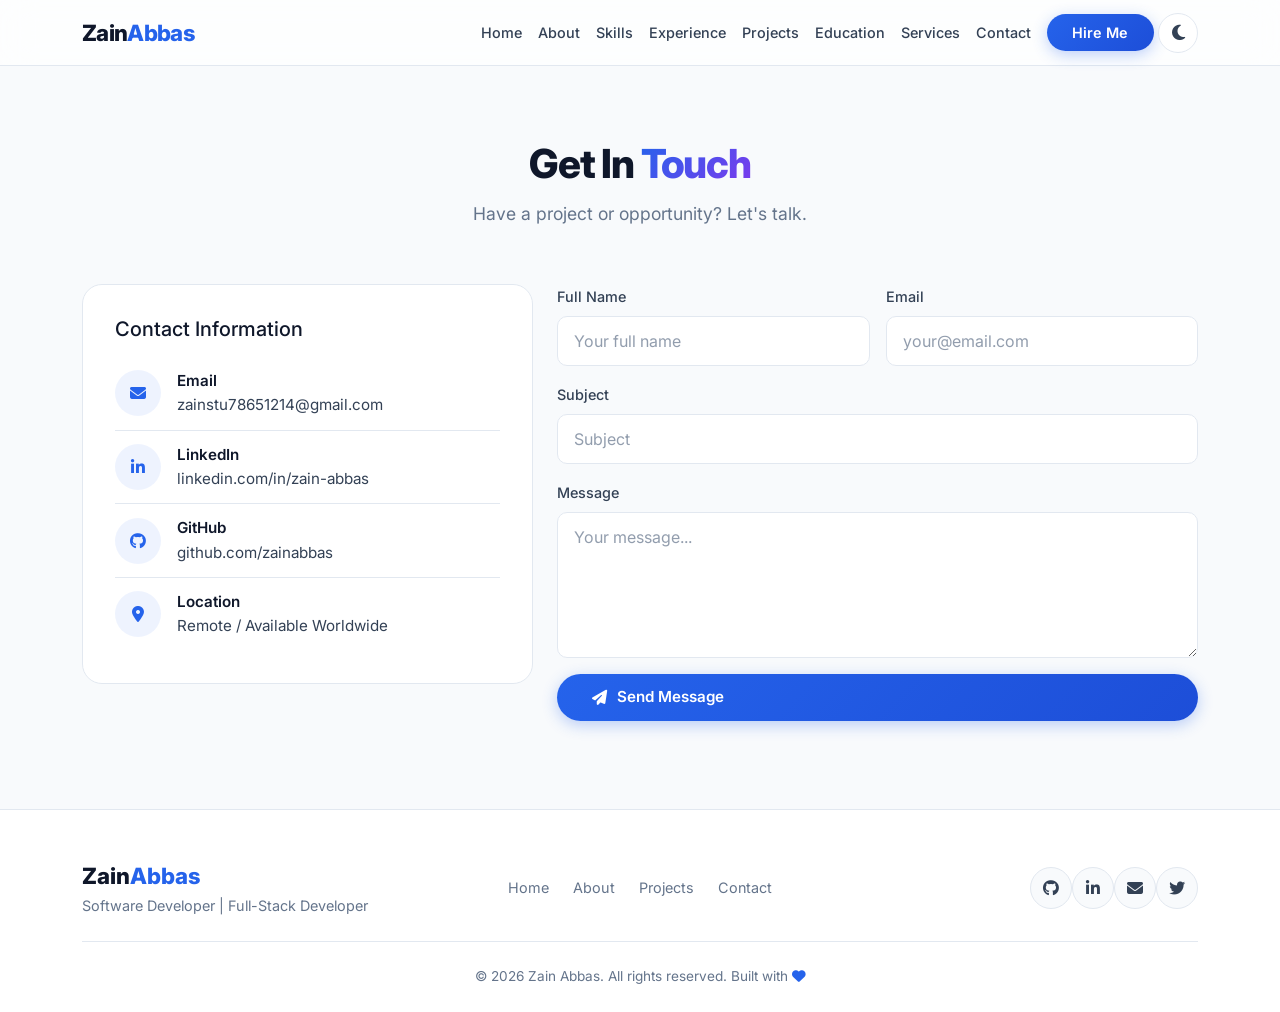
<file: contact.html>
<!DOCTYPE html>
<html lang="en">
<head>
    <meta charset="UTF-8" />
    <meta name="viewport" content="width=device-width, initial-scale=1.0" />
    <title>Contact | Zain Abbas</title>
    <link rel="preconnect" href="https://fonts.googleapis.com" />
    <link rel="preconnect" href="https://fonts.gstatic.com" crossorigin />
    <link href="https://fonts.googleapis.com/css2?family=Inter:opsz,wght@14..32,300;14..32,400;14..32,500;14..32,600;14..32,700;14..32,800;14..32,900&display=swap" rel="stylesheet" />
    <link href="https://cdn.jsdelivr.net/npm/bootstrap@5.3.2/dist/css/bootstrap.min.css" rel="stylesheet" />
    <link rel="stylesheet" href="https://cdnjs.cloudflare.com/ajax/libs/font-awesome/6.5.0/css/all.min.css" />
    <link href="https://unpkg.com/aos@2.3.1/dist/aos.css" rel="stylesheet" />
    <link rel="stylesheet" href="style.css" />
</head>
<body>

    <!-- Scroll Progress / Back to Top / Particles -->
    <div id="scrollProgress"><div class="progress-bar" id="scrollProgressBar"></div></div>
    <button id="backToTop" aria-label="Back to top">
        <i class="fas fa-arrow-up"></i>
        <svg class="progress-ring" viewBox="0 0 54 54"><circle cx="27" cy="27" r="25" id="backToTopCircle" /></svg>
    </button>
    <canvas id="particles-canvas"></canvas>
    <div id="mouseGlow"></div>

    <!-- ===== NAVBAR ===== -->
    <nav class="navbar navbar-expand-lg navbar-custom fixed-top" id="mainNav">
        <div class="container">
            <a class="navbar-brand" href="index.html">Zain<span>Abbas</span></a>
            <button class="navbar-toggler" type="button" data-bs-toggle="collapse" data-bs-target="#navMenu">
                <i class="fas fa-bars"></i>
            </button>
            <div class="collapse navbar-collapse" id="navMenu">
                <ul class="navbar-nav ms-auto align-items-lg-center">
                    <li class="nav-item"><a class="nav-link" href="index.html">Home</a></li>
                    <li class="nav-item"><a class="nav-link" href="index.html#about">About</a></li>
                    <li class="nav-item"><a class="nav-link" href="index.html#skills">Skills</a></li>
                    <li class="nav-item"><a class="nav-link" href="index.html#experience">Experience</a></li>
                    <li class="nav-item"><a class="nav-link" href="projects.html">Projects</a></li>
                    <li class="nav-item"><a class="nav-link" href="index.html#education">Education</a></li>
                    <li class="nav-item"><a class="nav-link" href="index.html#services">Services</a></li>
                    <li class="nav-item"><a class="nav-link active" href="contact.html">Contact</a></li>
                    <li class="nav-item ms-lg-2"><a href="contact.html" class="btn btn-hire">Hire Me</a></li>
                    <li class="nav-item ms-lg-1"><button class="theme-toggle" id="themeToggle"><i class="fas fa-moon" id="themeIcon"></i></button></li>
                </ul>
            </div>
        </div>
    </nav>

    <!-- ===== CONTACT SECTION ===== -->
    <section class="section-padding contact-section" id="contact" style="padding-top:140px; background-color: var(--bg-body);">
        <div class="container">
            <div class="section-header" data-aos="fade-up">
                <h2 class="section-title">Get In <span class="text-gradient">Touch</span></h2>
                <p class="section-subtitle">Have a project or opportunity? Let's talk.</p>
            </div>
            <div class="row gy-5">
                <div class="col-lg-5" data-aos="fade-right">
                    <div class="bg-card-custom">
                        <h5 class="mb-3">Contact Information</h5>
                        <div class="contact-info-item">
                            <div class="ci-icon"><i class="fas fa-envelope"></i></div>
                            <div class="ci-text"><strong>Email</strong> zainstu78651214@gmail.com</div>
                        </div>
                        <div class="contact-info-item">
                            <div class="ci-icon"><i class="fab fa-linkedin-in"></i></div>
                            <div class="ci-text"><strong>LinkedIn</strong> linkedin.com/in/zain-abbas</div>
                        </div>
                        <div class="contact-info-item">
                            <div class="ci-icon"><i class="fab fa-github"></i></div>
                            <div class="ci-text"><strong>GitHub</strong> github.com/zainabbas</div>
                        </div>
                        <div class="contact-info-item">
                            <div class="ci-icon"><i class="fas fa-map-marker-alt"></i></div>
                            <div class="ci-text"><strong>Location</strong> Remote / Available Worldwide</div>
                        </div>
                    </div>
                </div>
                <div class="col-lg-7" data-aos="fade-left">
                    <form class="contact-form" id="contactForm" novalidate>
                        <div class="row g-3">
                            <div class="col-md-6">
                                <label for="fullName" class="form-label">Full Name</label>
                                <input type="text" class="form-control" id="fullName" placeholder="Your full name" required />
                                <div class="invalid-feedback">Please enter your name.</div>
                            </div>
                            <div class="col-md-6">
                                <label for="emailAddress" class="form-label">Email</label>
                                <input type="email" class="form-control" id="emailAddress" placeholder="your@email.com" required />
                                <div class="invalid-feedback">Please enter a valid email.</div>
                            </div>
                            <div class="col-12">
                                <label for="subjectLine" class="form-label">Subject</label>
                                <input type="text" class="form-control" id="subjectLine" placeholder="Subject" required />
                                <div class="invalid-feedback">Please enter a subject.</div>
                            </div>
                            <div class="col-12">
                                <label for="messageText" class="form-label">Message</label>
                                <textarea class="form-control" id="messageText" rows="5" placeholder="Your message..." required></textarea>
                                <div class="invalid-feedback">Please enter a message.</div>
                            </div>
                            <div class="col-12">
                                <button type="submit" class="btn btn-primary-custom w-100"><i class="fas fa-paper-plane"></i> Send Message</button>
                            </div>
                            <div id="formStatus" class="col-12 text-center mt-2"></div>
                        </div>
                    </form>
                </div>
            </div>
        </div>
    </section>

    <!-- ===== FOOTER ===== -->
    <footer class="footer-section">
        <div class="container">
            <div class="row align-items-center gy-3">
                <div class="col-md-4 text-md-start text-center"><div class="footer-brand">Zain<span>Abbas</span></div><div class="footer-tagline">Software Developer | Full-Stack Developer</div></div>
                <div class="col-md-4 text-center"><div class="footer-links"><a href="index.html">Home</a><a href="index.html#about">About</a><a href="projects.html">Projects</a><a href="contact.html">Contact</a></div></div>
                <div class="col-md-4 text-md-end text-center"><div class="footer-social"><a href="https://github.com" target="_blank"><i class="fab fa-github"></i></a><a href="https://linkedin.com" target="_blank"><i class="fab fa-linkedin-in"></i></a><a href="mailto:zainstu78651214@gmail.com"><i class="fas fa-envelope"></i></a><a href="#"><i class="fab fa-twitter"></i></a></div></div>
            </div>
            <div class="footer-copy text-center">&copy; 2026 Zain Abbas. All rights reserved. Built with <i class="fas fa-heart" style="color: var(--primary);"></i></div>
        </div>
    </footer>

    <script src="https://cdn.jsdelivr.net/npm/bootstrap@5.3.2/dist/js/bootstrap.bundle.min.js"></script>
    <script src="https://unpkg.com/aos@2.3.1/dist/aos.js"></script>
    <script src="script.js"></script>
</body>
</html>
</file>
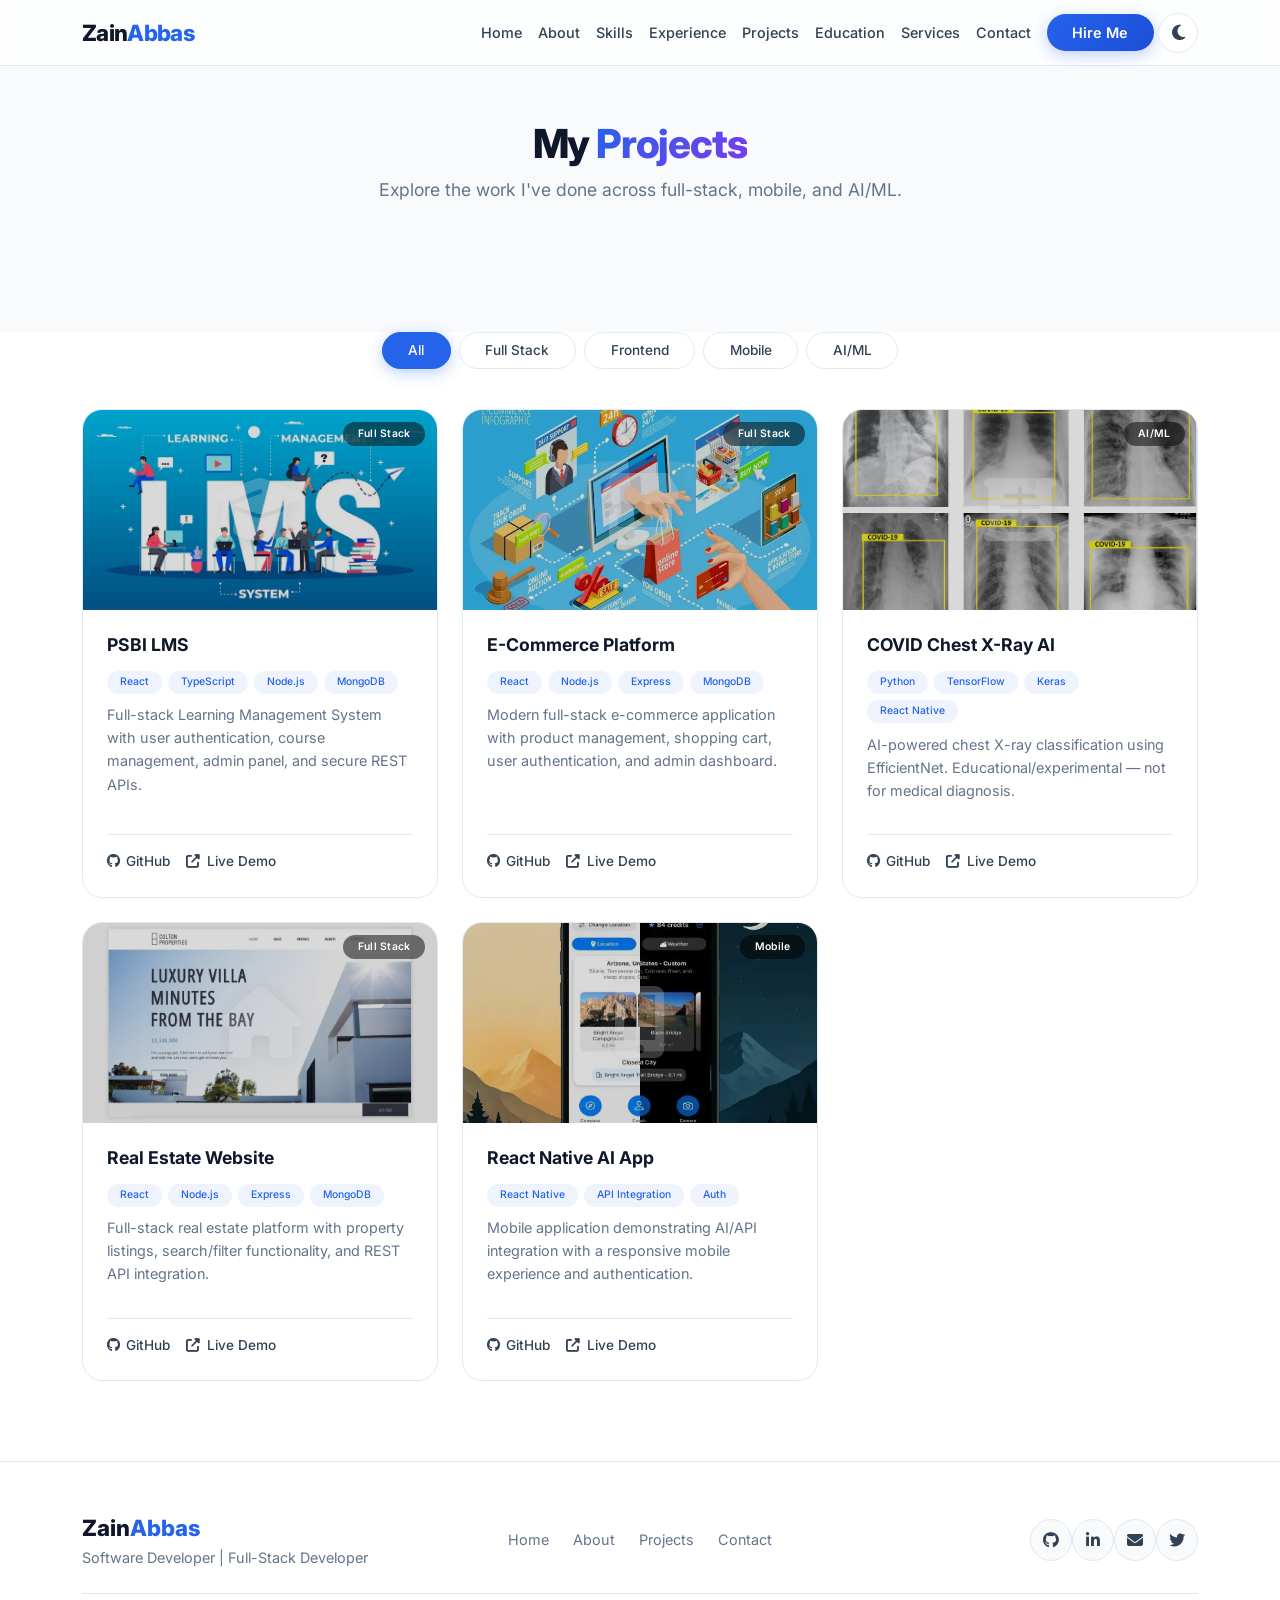
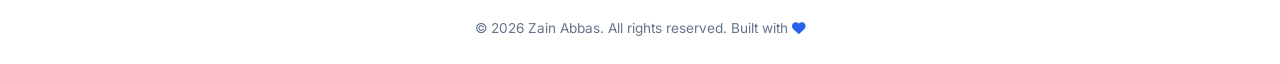
<file: projects.html>
<!DOCTYPE html>
<html lang="en">
<head>
    <meta charset="UTF-8" />
    <meta name="viewport" content="width=device-width, initial-scale=1.0" />
    <title>Projects | Zain Abbas</title>
    <link rel="preconnect" href="https://fonts.googleapis.com" />
    <link rel="preconnect" href="https://fonts.gstatic.com" crossorigin />
    <link href="https://fonts.googleapis.com/css2?family=Inter:opsz,wght@14..32,300;14..32,400;14..32,500;14..32,600;14..32,700;14..32,800;14..32,900&display=swap" rel="stylesheet" />
    <link href="https://cdn.jsdelivr.net/npm/bootstrap@5.3.2/dist/css/bootstrap.min.css" rel="stylesheet" />
    <link rel="stylesheet" href="https://cdnjs.cloudflare.com/ajax/libs/font-awesome/6.5.0/css/all.min.css" />
    <link href="https://unpkg.com/aos@2.3.1/dist/aos.css" rel="stylesheet" />
    <link rel="stylesheet" href="style.css" />
</head>
<body>

    <!-- Scroll Progress / Back to Top -->
    <div id="scrollProgress"><div class="progress-bar" id="scrollProgressBar"></div></div>
    <button id="backToTop" aria-label="Back to top">
        <i class="fas fa-arrow-up"></i>
        <svg class="progress-ring" viewBox="0 0 54 54"><circle cx="27" cy="27" r="25" id="backToTopCircle" /></svg>
    </button>
    <canvas id="particles-canvas"></canvas>
    <div id="mouseGlow"></div>

    <!-- ===== NAVBAR ===== -->
    <nav class="navbar navbar-expand-lg navbar-custom fixed-top" id="mainNav">
        <div class="container">
            <a class="navbar-brand" href="index.html">Zain<span>Abbas</span></a>
            <button class="navbar-toggler" type="button" data-bs-toggle="collapse" data-bs-target="#navMenu">
                <i class="fas fa-bars"></i>
            </button>
            <div class="collapse navbar-collapse" id="navMenu">
                <ul class="navbar-nav ms-auto align-items-lg-center">
                    <li class="nav-item"><a class="nav-link" href="index.html">Home</a></li>
                    <li class="nav-item"><a class="nav-link" href="index.html#about">About</a></li>
                    <li class="nav-item"><a class="nav-link" href="index.html#skills">Skills</a></li>
                    <li class="nav-item"><a class="nav-link" href="index.html#experience">Experience</a></li>
                    <li class="nav-item"><a class="nav-link active" href="projects.html">Projects</a></li>
                    <li class="nav-item"><a class="nav-link" href="index.html#education">Education</a></li>
                    <li class="nav-item"><a class="nav-link" href="index.html#services">Services</a></li>
                    <li class="nav-item"><a class="nav-link" href="contact.html">Contact</a></li>
                    <li class="nav-item ms-lg-2"><a href="contact.html" class="btn btn-hire">Hire Me</a></li>
                    <li class="nav-item ms-lg-1"><button class="theme-toggle" id="themeToggle"><i class="fas fa-moon" id="themeIcon"></i></button></li>
                </ul>
            </div>
        </div>
    </nav>

    <!-- ===== PAGE HEADER ===== -->
    <section class="section-padding" style="padding-top:120px; background: var(--bg-body);">
        <div class="container text-center" data-aos="fade-up">
            <h2 class="section-title">My <span class="text-gradient">Projects</span></h2>
            <p class="section-subtitle">Explore the work I've done across full-stack, mobile, and AI/ML.</p>
        </div>
    </section>

    <!-- ===== PROJECT GRID ===== -->
    <section class="section-padding projects-section" id="projects" style="background-color: var(--bg-card); padding-top:0;">
        <div class="container">
            <div class="project-filter" data-aos="fade-up">
                <button class="filter-btn active" data-filter="all">All</button>
                <button class="filter-btn" data-filter="fullstack">Full Stack</button>
                <button class="filter-btn" data-filter="frontend">Frontend</button>
                <button class="filter-btn" data-filter="mobile">Mobile</button>
                <button class="filter-btn" data-filter="aiml">AI/ML</button>
            </div>
            <div class="row gy-4" id="projectGrid">
                <!-- PSBI LMS -->
                <div class="col-lg-4 col-md-6 project-item" data-category="fullstack" data-aos="fade-up">
                    <div class="project-card">
                        <div class="project-img" style="background-image: url('asset/1_k3OU519iKbNHycQXdiRraw.jpg');">
                            <div class="img-overlay"></div>
                            <span class="overlay-icon"><i class="fas fa-graduation-cap"></i></span>
                            <span class="project-badge">Full Stack</span>
                        </div>
                        <div class="project-body">
                            <h5>PSBI LMS</h5>
                            <div class="project-tech"><span class="tech-tag">React</span><span class="tech-tag">TypeScript</span><span class="tech-tag">Node.js</span><span class="tech-tag">MongoDB</span></div>
                            <p class="project-desc">Full-stack Learning Management System with user authentication, course management, admin panel, and secure REST APIs.</p>
                            <div class="project-links"><a href="#"><i class="fab fa-github"></i> GitHub</a><a href="#"><i class="fas fa-external-link-alt"></i> Live Demo</a></div>
                        </div>
                    </div>
                </div>
                <!-- E-Commerce -->
                <div class="col-lg-4 col-md-6 project-item" data-category="fullstack" data-aos="fade-up" data-aos-delay="100">
                    <div class="project-card">
                        <div class="project-img" style="background-image: url('asset/images (2).jpg');">
                            <div class="img-overlay"></div>
                            <span class="overlay-icon"><i class="fas fa-store"></i></span>
                            <span class="project-badge">Full Stack</span>
                        </div>
                        <div class="project-body">
                            <h5>E-Commerce Platform</h5>
                            <div class="project-tech"><span class="tech-tag">React</span><span class="tech-tag">Node.js</span><span class="tech-tag">Express</span><span class="tech-tag">MongoDB</span></div>
                            <p class="project-desc">Modern full-stack e-commerce application with product management, shopping cart, user authentication, and admin dashboard.</p>
                            <div class="project-links"><a href="#"><i class="fab fa-github"></i> GitHub</a><a href="#"><i class="fas fa-external-link-alt"></i> Live Demo</a></div>
                        </div>
                    </div>
                </div>
                <!-- COVID X-Ray -->
                <div class="col-lg-4 col-md-6 project-item" data-category="aiml" data-aos="fade-up" data-aos-delay="200">
                    <div class="project-card">
                        <div class="project-img" style="background-image: url('asset/CovidXRays.webp');">
                            <div class="img-overlay"></div>
                            <span class="overlay-icon"><i class="fas fa-x-ray"></i></span>
                            <span class="project-badge">AI/ML</span>
                        </div>
                        <div class="project-body">
                            <h5>COVID Chest X-Ray AI</h5>
                            <div class="project-tech"><span class="tech-tag">Python</span><span class="tech-tag">TensorFlow</span><span class="tech-tag">Keras</span><span class="tech-tag">React Native</span></div>
                            <p class="project-desc">AI-powered chest X-ray classification using EfficientNet. Educational/experimental — not for medical diagnosis.</p>
                            <div class="project-links"><a href="#"><i class="fab fa-github"></i> GitHub</a><a href="#"><i class="fas fa-external-link-alt"></i> Live Demo</a></div>
                        </div>
                    </div>
                </div>
                <!-- Real Estate -->
                <div class="col-lg-4 col-md-6 project-item" data-category="fullstack" data-aos="fade-up" data-aos-delay="300">
                    <div class="project-card">
                        <div class="project-img" style="background-image: url('asset/41e17b_b47ff831638547a0b5104d29e8ca7ea6~mv2.avif');">
                            <div class="img-overlay"></div>
                            <span class="overlay-icon"><i class="fas fa-home"></i></span>
                            <span class="project-badge">Full Stack</span>
                        </div>
                        <div class="project-body">
                            <h5>Real Estate Website</h5>
                            <div class="project-tech"><span class="tech-tag">React</span><span class="tech-tag">Node.js</span><span class="tech-tag">Express</span><span class="tech-tag">MongoDB</span></div>
                            <p class="project-desc">Full-stack real estate platform with property listings, search/filter functionality, and REST API integration.</p>
                            <div class="project-links"><a href="#"><i class="fab fa-github"></i> GitHub</a><a href="#"><i class="fas fa-external-link-alt"></i> Live Demo</a></div>
                        </div>
                    </div>
                </div>
                <!-- React Native AI App -->
                <div class="col-lg-4 col-md-6 project-item" data-category="mobile" data-aos="fade-up" data-aos-delay="400">
                    <div class="project-card">
                        <div class="project-img" style="background-image: url('asset/i-built-and-launched-an-ai-powered-nature-app-with-react-v0-ebzuuks1cl2f1.webp');">
                            <div class="img-overlay"></div>
                            <span class="overlay-icon"><i class="fas fa-mobile-alt"></i></span>
                            <span class="project-badge">Mobile</span>
                        </div>
                        <div class="project-body">
                            <h5>React Native AI App</h5>
                            <div class="project-tech"><span class="tech-tag">React Native</span><span class="tech-tag">API Integration</span><span class="tech-tag">Auth</span></div>
                            <p class="project-desc">Mobile application demonstrating AI/API integration with a responsive mobile experience and authentication.</p>
                            <div class="project-links"><a href="#"><i class="fab fa-github"></i> GitHub</a><a href="#"><i class="fas fa-external-link-alt"></i> Live Demo</a></div>
                        </div>
                    </div>
                </div>
            </div>
        </div>
    </section>

    <!-- ===== FOOTER ===== -->
    <footer class="footer-section">
        <div class="container">
            <div class="row align-items-center gy-3">
                <div class="col-md-4 text-md-start text-center"><div class="footer-brand">Zain<span>Abbas</span></div><div class="footer-tagline">Software Developer | Full-Stack Developer</div></div>
                <div class="col-md-4 text-center"><div class="footer-links"><a href="index.html">Home</a><a href="index.html#about">About</a><a href="projects.html">Projects</a><a href="contact.html">Contact</a></div></div>
                <div class="col-md-4 text-md-end text-center"><div class="footer-social"><a href="https://github.com" target="_blank"><i class="fab fa-github"></i></a><a href="https://linkedin.com" target="_blank"><i class="fab fa-linkedin-in"></i></a><a href="mailto:zainstu78651214@gmail.com"><i class="fas fa-envelope"></i></a><a href="#"><i class="fab fa-twitter"></i></a></div></div>
            </div>
            <div class="footer-copy text-center">&copy; 2026 Zain Abbas. All rights reserved. Built with <i class="fas fa-heart" style="color: var(--primary);"></i></div>
        </div>
    </footer>

    <script src="https://cdn.jsdelivr.net/npm/bootstrap@5.3.2/dist/js/bootstrap.bundle.min.js"></script>
    <script src="https://unpkg.com/aos@2.3.1/dist/aos.js"></script>
    <script src="script.js"></script>
</body>
</html>
</file>
<file: style.css>
/* ============================================================
   CSS Variables / Theme
   ============================================================ */
:root {
    --primary: #2563eb;
    --primary-dark: #1d4ed8;
    --primary-light: #3b82f6;
    --primary-glow: rgba(37, 99, 235, 0.3);
    --bg-body: #f8fafc;
    --bg-card: #ffffff;
    --bg-card-hover: #f1f5f9;
    --text-primary: #0f172a;
    --text-secondary: #334155;
    --text-muted: #64748b;
    --border-color: #e2e8f0;
    --shadow-sm: 0 1px 3px rgba(0, 0, 0, 0.06);
    --shadow-md: 0 4px 20px rgba(0, 0, 0, 0.07);
    --shadow-lg: 0 10px 40px rgba(0, 0, 0, 0.08);
    --shadow-xl: 0 20px 60px rgba(0, 0, 0, 0.1);
    --radius: 12px;
    --radius-xl: 20px;
    --transition: 0.3s cubic-bezier(0.4, 0, 0.2, 1);
    --transition-slow: 0.6s cubic-bezier(0.4, 0, 0.2, 1);
    --font-family: 'Inter', -apple-system, BlinkMacSystemFont, 'Segoe UI', Roboto, sans-serif;
    --glass-bg: rgba(255, 255, 255, 0.7);
    --glass-border: rgba(255, 255, 255, 0.2);
}

/* Dark Theme */
[data-theme="dark"] {
    --bg-body: #0f172a;
    --bg-card: #1e293b;
    --bg-card-hover: #2d3a4f;
    --text-primary: #f1f5f9;
    --text-secondary: #cbd5e1;
    --text-muted: #94a3b8;
    --border-color: #334155;
    --shadow-sm: 0 1px 3px rgba(0, 0, 0, 0.3);
    --shadow-md: 0 4px 20px rgba(0, 0, 0, 0.4);
    --shadow-lg: 0 10px 40px rgba(0, 0, 0, 0.5);
    --shadow-xl: 0 20px 60px rgba(0, 0, 0, 0.6);
    --glass-bg: rgba(30, 41, 59, 0.7);
    --glass-border: rgba(255, 255, 255, 0.05);
    --primary-glow: rgba(37, 99, 235, 0.5);
}

/* ============================================================
   Reset & Base
   ============================================================ */
* {
    margin: 0;
    padding: 0;
    box-sizing: border-box;
}

html {
    scroll-behavior: smooth;
    scroll-padding-top: 80px;
}

body {
    font-family: var(--font-family);
    background-color: var(--bg-body);
    color: var(--text-primary);
    transition: background-color 0.4s ease, color 0.4s ease;
    line-height: 1.6;
    overflow-x: hidden;
}

a {
    text-decoration: none;
    color: inherit;
}
img {
    max-width: 100%;
    height: auto;
}

::selection {
    background: var(--primary);
    color: #fff;
}

/* ============================================================
   Scroll Progress Bar
   ============================================================ */
#scrollProgress {
    position: fixed;
    top: 0;
    left: 0;
    width: 100%;
    height: 3px;
    background: transparent;
    z-index: 9999;
    pointer-events: none;
}
#scrollProgress .progress-bar {
    height: 100%;
    width: 0%;
    background: linear-gradient(90deg, var(--primary), #7c3aed, var(--primary));
    background-size: 200% 100%;
    animation: shimmer 2s linear infinite;
    transition: width 0.1s ease-out;
    border-radius: 0 2px 2px 0;
}
@keyframes shimmer {
    0% {
        background-position: 200% 0;
    }
    100% {
        background-position: -200% 0;
    }
}

/* ============================================================
   Back to Top
   ============================================================ */
#backToTop {
    position: fixed;
    bottom: 30px;
    right: 30px;
    width: 50px;
    height: 50px;
    border-radius: 50%;
    background: var(--bg-card);
    border: 2px solid var(--border-color);
    color: var(--text-primary);
    font-size: 1.2rem;
    cursor: pointer;
    z-index: 999;
    opacity: 0;
    visibility: hidden;
    transform: translateY(20px) scale(0.8);
    transition: var(--transition);
    display: flex;
    align-items: center;
    justify-content: center;
    box-shadow: var(--shadow-md);
}
#backToTop.visible {
    opacity: 1;
    visibility: visible;
    transform: translateY(0) scale(1);
}
#backToTop:hover {
    background: var(--primary);
    color: #fff;
    border-color: var(--primary);
    transform: translateY(-3px);
    box-shadow: 0 8px 30px var(--primary-glow);
}
#backToTop .progress-ring {
    position: absolute;
    top: -2px;
    left: -2px;
    width: 54px;
    height: 54px;
    transform: rotate(-90deg);
}
#backToTop .progress-ring circle {
    fill: none;
    stroke: var(--primary);
    stroke-width: 3;
    stroke-linecap: round;
    stroke-dasharray: 157.08;
    stroke-dashoffset: 157.08;
    transition: stroke-dashoffset 0.1s ease-out;
}

/* ============================================================
   Particle Background
   ============================================================ */
#particles-canvas {
    position: fixed;
    top: 0;
    left: 0;
    width: 100%;
    height: 100%;
    z-index: 0;
    pointer-events: none;
}

/* ============================================================
   Mouse Glow
   ============================================================ */
#mouseGlow {
    position: fixed;
    width: 300px;
    height: 300px;
    border-radius: 50%;
    pointer-events: none;
    z-index: 0;
    background: radial-gradient(circle, var(--primary-glow) 0%, transparent 70%);
    opacity: 0;
    transform: translate(-50%, -50%);
    transition: opacity 0.6s ease;
    will-change: transform;
}
#mouseGlow.active {
    opacity: 0.6;
}

/* ============================================================
   Section Styles
   ============================================================ */
.section-padding {
    padding: 80px 0;
    position: relative;
    z-index: 1;
}

.section-title {
    font-size: 2.5rem;
    font-weight: 800;
    margin-bottom: 0.5rem;
    letter-spacing: -0.03em;
}
.section-title .text-gradient {
    background: linear-gradient(135deg, var(--primary), #7c3aed, var(--primary-light));
    -webkit-background-clip: text;
    -webkit-text-fill-color: transparent;
    background-clip: text;
    background-size: 200% 200%;
    animation: gradientShift 4s ease-in-out infinite;
}
@keyframes gradientShift {
    0%,
    100% {
        background-position: 0% 50%;
    }
    50% {
        background-position: 100% 50%;
    }
}

.section-subtitle {
    color: var(--text-muted);
    font-size: 1.1rem;
    max-width: 600px;
    margin: 0 auto 3rem auto;
}
.section-header {
    text-align: center;
    margin-bottom: 3.5rem;
}
.section-header .section-title {
    margin-bottom: 0.75rem;
}
.section-header .section-subtitle {
    margin-bottom: 0;
}

/* ============================================================
   Glassmorphism
   ============================================================ */
.glass {
    background: var(--glass-bg);
    backdrop-filter: blur(12px);
    -webkit-backdrop-filter: blur(12px);
    border: 1px solid var(--glass-border);
    border-radius: var(--radius-xl);
}

/* ============================================================
   Buttons
   ============================================================ */
.btn-primary-custom {
    background: linear-gradient(135deg, var(--primary), var(--primary-dark));
    color: #fff;
    border: none;
    padding: 0.75rem 2.2rem;
    border-radius: 50px;
    font-weight: 600;
    font-size: 0.95rem;
    transition: var(--transition);
    display: inline-flex;
    align-items: center;
    gap: 0.6rem;
    box-shadow: 0 4px 15px var(--primary-glow);
    position: relative;
    overflow: hidden;
}
.btn-primary-custom::after {
    content: '';
    position: absolute;
    inset: 0;
    background: linear-gradient(135deg, var(--primary-dark), #7c3aed);
    opacity: 0;
    transition: var(--transition);
    border-radius: 50px;
}
.btn-primary-custom:hover::after {
    opacity: 1;
}
.btn-primary-custom:hover {
    color: #fff;
    transform: translateY(-3px);
    box-shadow: 0 8px 30px var(--primary-glow);
}
.btn-primary-custom>* {
    position: relative;
    z-index: 1;
}

.btn-outline-custom {
    background: transparent;
    color: var(--text-primary);
    border: 2px solid var(--border-color);
    padding: 0.75rem 2.2rem;
    border-radius: 50px;
    font-weight: 600;
    font-size: 0.95rem;
    transition: var(--transition);
    display: inline-flex;
    align-items: center;
    gap: 0.6rem;
    position: relative;
}
.btn-outline-custom:hover {
    border-color: var(--primary);
    color: var(--primary);
    transform: translateY(-3px);
    box-shadow: 0 8px 25px rgba(37, 99, 235, 0.1);
}

.btn-hire {
    background: linear-gradient(135deg, var(--primary), var(--primary-dark));
    color: #fff;
    border: none;
    padding: 0.5rem 1.6rem;
    border-radius: 50px;
    font-weight: 600;
    font-size: 0.9rem;
    transition: var(--transition);
    box-shadow: 0 4px 15px var(--primary-glow);
}
.btn-hire:hover {
    color: #fff;
    transform: translateY(-2px);
    box-shadow: 0 8px 25px var(--primary-glow);
}

/* ============================================================
   Navbar
   ============================================================ */
.navbar-custom {
    background-color: var(--glass-bg);
    backdrop-filter: blur(16px);
    -webkit-backdrop-filter: blur(16px);
    border-bottom: 1px solid var(--border-color);
    padding: 0.6rem 0;
    transition: background-color 0.4s ease, border-color 0.4s ease, box-shadow 0.4s ease;
    z-index: 1050;
}
.navbar-custom.scrolled {
    box-shadow: var(--shadow-md);
}
.navbar-custom .navbar-brand {
    font-weight: 800;
    font-size: 1.4rem;
    letter-spacing: -0.03em;
    color: var(--text-primary);
}
.navbar-custom .navbar-brand span {
    color: var(--primary);
}
.navbar-custom .nav-link {
    color: var(--text-secondary);
    font-weight: 500;
    font-size: 0.9rem;
    padding: 0.5rem 1rem;
    transition: var(--transition);
    border-radius: 8px;
    position: relative;
}
.navbar-custom .nav-link::after {
    content: '';
    position: absolute;
    bottom: 2px;
    left: 50%;
    width: 0;
    height: 2px;
    background: var(--primary);
    transition: var(--transition);
    transform: translateX(-50%);
    border-radius: 2px;
}
.navbar-custom .nav-link:hover::after,
.navbar-custom .nav-link.active::after {
    width: 60%;
}
.navbar-custom .nav-link:hover,
.navbar-custom .nav-link.active {
    color: var(--primary);
    background: rgba(37, 99, 235, 0.06);
}
.navbar-custom .nav-link.active {
    font-weight: 600;
}
.navbar-custom .navbar-toggler {
    border: none;
    padding: 0.5rem;
    color: var(--text-primary);
}
.navbar-custom .navbar-toggler:focus {
    box-shadow: none;
}

/* Theme Toggle */
.theme-toggle {
    background: var(--bg-card);
    border: 1px solid var(--border-color);
    color: var(--text-secondary);
    font-size: 1.1rem;
    padding: 0.4rem 0.7rem;
    border-radius: 50%;
    transition: var(--transition);
    cursor: pointer;
    display: inline-flex;
    align-items: center;
    justify-content: center;
    width: 40px;
    height: 40px;
}
.theme-toggle:hover {
    background: var(--primary);
    color: #fff;
    border-color: var(--primary);
    transform: rotate(30deg);
}

/* ============================================================
   Hero
   ============================================================ */
.hero-section {
    padding: 140px 0 80px 0;
    min-height: 100vh;
    display: flex;
    align-items: center;
    position: relative;
    z-index: 1;
}
.hero-section .hero-badge {
    display: inline-flex;
    align-items: center;
    gap: 0.6rem;
    background: rgba(37, 99, 235, 0.1);
    color: var(--primary);
    padding: 0.35rem 1.2rem;
    border-radius: 50px;
    font-size: 0.8rem;
    font-weight: 600;
    margin-bottom: 1.5rem;
    border: 1px solid rgba(37, 99, 235, 0.15);
    animation: pulseBadge 3s ease-in-out infinite;
}
@keyframes pulseBadge {
    0%,
    100% {
        box-shadow: 0 0 0 0 rgba(37, 99, 235, 0.2);
    }
    50% {
        box-shadow: 0 0 0 8px rgba(37, 99, 235, 0);
    }
}
.hero-section .hero-badge .dot {
    width: 8px;
    height: 8px;
    background: var(--primary);
    border-radius: 50%;
    display: inline-block;
    animation: pulse-dot 1.8s ease-in-out infinite;
}
@keyframes pulse-dot {
    0%,
    100% {
        opacity: 1;
        transform: scale(1);
    }
    50% {
        opacity: 0.4;
        transform: scale(0.7);
    }
}

.hero-section h1 {
    font-size: 4rem;
    font-weight: 900;
    letter-spacing: -0.04em;
    line-height: 1.05;
    margin-bottom: 0.75rem;
}
.hero-section h1 .highlight {
    background: linear-gradient(135deg, var(--primary), #7c3aed);
    -webkit-background-clip: text;
    -webkit-text-fill-color: transparent;
    background-clip: text;
    background-size: 200% 200%;
    animation: gradientShift 4s ease-in-out infinite;
}

.hero-section .hero-title {
    font-size: 1.3rem;
    color: var(--text-secondary);
    font-weight: 500;
    margin-bottom: 1rem;
    min-height: 2.2rem;
}
.hero-section .hero-title .typing-cursor {
    display: inline-block;
    width: 3px;
    height: 1.1em;
    background: var(--primary);
    margin-left: 2px;
    vertical-align: text-bottom;
    animation: blink 0.8s step-end infinite;
}
@keyframes blink {
    0%,
    100% {
        opacity: 1;
    }
    50% {
        opacity: 0;
    }
}

.hero-section .hero-desc {
    color: var(--text-muted);
    font-size: 1.05rem;
    max-width: 520px;
    margin-bottom: 2rem;
}

.hero-section .hero-cta {
    display: flex;
    flex-wrap: wrap;
    gap: 1rem;
    margin-bottom: 2.5rem;
}
.hero-section .hero-social {
    display: flex;
    gap: 0.75rem;
}
.hero-section .hero-social a {
    display: inline-flex;
    align-items: center;
    justify-content: center;
    width: 46px;
    height: 46px;
    border-radius: 50%;
    background: var(--bg-card);
    color: var(--text-secondary);
    border: 1px solid var(--border-color);
    transition: var(--transition);
    font-size: 1.1rem;
    position: relative;
}
.hero-section .hero-social a .tooltip-social {
    position: absolute;
    bottom: -30px;
    left: 50%;
    transform: translateX(-50%);
    font-size: 0.65rem;
    background: var(--bg-card);
    color: var(--text-primary);
    padding: 0.2rem 0.6rem;
    border-radius: 4px;
    border: 1px solid var(--border-color);
    opacity: 0;
    visibility: hidden;
    transition: var(--transition);
    white-space: nowrap;
    font-weight: 500;
}
.hero-section .hero-social a:hover .tooltip-social {
    opacity: 1;
    visibility: visible;
    bottom: -28px;
}
.hero-section .hero-social a:hover {
    background: var(--primary);
    color: #fff;
    border-color: var(--primary);
    transform: translateY(-4px) scale(1.05);
    box-shadow: 0 8px 25px var(--primary-glow);
}

/* Hero Visual */
.hero-visual {
    position: relative;
    display: flex;
    align-items: center;
    justify-content: center;
}
.hero-visual .code-block {
    background: var(--bg-card);
    border: 1px solid var(--border-color);
    border-radius: var(--radius-xl);
    padding: 2rem 1.8rem;
    box-shadow: var(--shadow-xl);
    width: 100%;
    max-width: 500px;
    transition: background-color 0.4s ease, border-color 0.4s ease;
    position: relative;
    overflow: hidden;
}
.hero-visual .code-block::before {
    content: '';
    position: absolute;
    top: -50%;
    left: -50%;
    width: 200%;
    height: 200%;
    background: conic-gradient(from 0deg, transparent, var(--primary-glow), transparent, var(--primary-glow), transparent);
    opacity: 0.05;
    animation: rotateBg 10s linear infinite;
    pointer-events: none;
}
@keyframes rotateBg {
    0% {
        transform: rotate(0deg);
    }
    100% {
        transform: rotate(360deg);
    }
}
.hero-visual .code-block .code-header {
    display: flex;
    gap: 6px;
    margin-bottom: 1.2rem;
    position: relative;
    z-index: 1;
}
.hero-visual .code-block .code-header span {
    display: block;
    width: 12px;
    height: 12px;
    border-radius: 50%;
}
.hero-visual .code-block .code-header .dot-red {
    background: #ef4444;
}
.hero-visual .code-block .code-header .dot-yellow {
    background: #f59e0b;
}
.hero-visual .code-block .code-header .dot-green {
    background: #34d399;
}

.hero-visual .code-block .line {
    display: flex;
    align-items: center;
    gap: 0.75rem;
    padding: 0.25rem 0;
    font-family: 'JetBrains Mono', 'Fira Code', monospace;
    font-size: 0.82rem;
    color: var(--text-secondary);
    position: relative;
    z-index: 1;
    opacity: 0;
    transform: translateY(8px);
    animation: codeReveal 0.5s ease forwards;
}
.hero-visual .code-block .line:nth-child(1) {
    animation-delay: 0.1s;
}
.hero-visual .code-block .line:nth-child(2) {
    animation-delay: 0.25s;
}
.hero-visual .code-block .line:nth-child(3) {
    animation-delay: 0.4s;
}
.hero-visual .code-block .line:nth-child(4) {
    animation-delay: 0.55s;
}
.hero-visual .code-block .line:nth-child(5) {
    animation-delay: 0.7s;
}
.hero-visual .code-block .line:nth-child(6) {
    animation-delay: 0.85s;
}
.hero-visual .code-block .line:nth-child(7) {
    animation-delay: 1.0s;
}
@keyframes codeReveal {
    to {
        opacity: 1;
        transform: translateY(0);
    }
}

.hero-visual .code-block .line .number {
    color: var(--text-muted);
    font-size: 0.65rem;
    min-width: 20px;
    text-align: right;
    user-select: none;
    opacity: 0.4;
}
.hero-visual .code-block .line .keyword {
    color: #c084fc;
}
.hero-visual .code-block .line .string {
    color: #34d399;
}
.hero-visual .code-block .line .function {
    color: #60a5fa;
}
.hero-visual .code-block .line .comment {
    color: var(--text-muted);
    font-style: italic;
    opacity: 0.6;
}
.hero-visual .code-block .line .variable {
    color: #fbbf24;
}
.hero-visual .code-block .line .operator {
    color: #f472b6;
}
.hero-visual .code-block .line .bracket {
    color: #f472b6;
}

/* Floating badges */
.hero-visual .floating-badge {
    position: absolute;
    background: var(--glass-bg);
    backdrop-filter: blur(12px);
    border: 1px solid var(--glass-border);
    border-radius: 50px;
    padding: 0.5rem 1.3rem;
    box-shadow: var(--shadow-lg);
    font-size: 0.8rem;
    font-weight: 500;
    display: flex;
    align-items: center;
    gap: 0.5rem;
    color: var(--text-secondary);
    animation: float 5s ease-in-out infinite;
    transition: background-color 0.4s ease, border-color 0.4s ease;
    z-index: 2;
}
.hero-visual .floating-badge i {
    color: var(--primary);
    font-size: 0.9rem;
}
.hero-visual .floating-badge-1 {
    top: 0%;
    right: -8%;
    animation-delay: 0s;
}
.hero-visual .floating-badge-2 {
    bottom: 8%;
    left: -10%;
    animation-delay: 2.5s;
}
.hero-visual .floating-badge-3 {
    top: 40%;
    right: -15%;
    animation-delay: 1.5s;
    font-size: 0.7rem;
    padding: 0.4rem 1rem;
}

@keyframes float {
    0%,
    100% {
        transform: translateY(0);
    }
    50% {
        transform: translateY(-14px);
    }
}

/* ============================================================
   About
   ============================================================ */
.about-section .about-text p {
    color: var(--text-secondary);
    margin-bottom: 1rem;
    font-size: 1.02rem;
}
.about-section .about-list {
    list-style: none;
    padding: 0;
    display: grid;
    grid-template-columns: 1fr 1fr;
    gap: 0.4rem 1.5rem;
}
.about-section .about-list li {
    display: flex;
    align-items: center;
    gap: 0.6rem;
    color: var(--text-secondary);
    font-size: 0.95rem;
    padding: 0.3rem 0;
    transition: var(--transition);
}
.about-section .about-list li:hover {
    color: var(--primary);
    transform: translateX(4px);
}
.about-section .about-list li i {
    color: var(--primary);
    font-size: 0.8rem;
    width: 18px;
}

/* Stats */
.stats-grid {
    display: grid;
    grid-template-columns: repeat(4, 1fr);
    gap: 1.5rem;
    margin-top: 2.5rem;
}
.stats-grid .stat-item {
    background: var(--bg-card);
    border: 1px solid var(--border-color);
    border-radius: var(--radius);
    padding: 1.8rem 1rem;
    text-align: center;
    transition: var(--transition);
    position: relative;
    overflow: hidden;
}
.stats-grid .stat-item::before {
    content: '';
    position: absolute;
    top: 0;
    left: 0;
    width: 100%;
    height: 3px;
    background: linear-gradient(90deg, var(--primary), #7c3aed);
    transform: scaleX(0);
    transform-origin: left;
    transition: transform 0.5s ease;
}
.stats-grid .stat-item:hover::before {
    transform: scaleX(1);
}
.stats-grid .stat-item:hover {
    transform: translateY(-6px);
    box-shadow: var(--shadow-lg);
}
.stats-grid .stat-item .stat-number {
    font-size: 2.5rem;
    font-weight: 800;
    color: var(--primary);
    line-height: 1;
}
.stats-grid .stat-item .stat-label {
    font-size: 0.85rem;
    color: var(--text-muted);
    margin-top: 0.35rem;
    font-weight: 500;
}

/* ============================================================
   Skills
   ============================================================ */
.skills-section .skill-category {
    margin-bottom: 2.5rem;
}
.skills-section .skill-category h4 {
    font-size: 1rem;
    font-weight: 700;
    color: var(--text-primary);
    margin-bottom: 1rem;
    display: flex;
    align-items: center;
    gap: 0.6rem;
}
.skills-section .skill-category h4 i {
    color: var(--primary);
}
.skills-section .skill-tags {
    display: flex;
    flex-wrap: wrap;
    gap: 0.6rem;
}
.skills-section .skill-tags .skill-tag {
    background: var(--bg-card);
    border: 1px solid var(--border-color);
    padding: 0.5rem 1.3rem;
    border-radius: 50px;
    font-size: 0.85rem;
    font-weight: 500;
    color: var(--text-secondary);
    transition: var(--transition);
    display: inline-flex;
    align-items: center;
    gap: 0.5rem;
    cursor: default;
}
.skills-section .skill-tags .skill-tag:hover {
    border-color: var(--primary);
    color: var(--primary);
    transform: translateY(-3px);
    box-shadow: 0 8px 25px rgba(37, 99, 235, 0.1);
}
.skills-section .skill-tags .skill-tag i {
    font-size: 0.9rem;
    opacity: 0.8;
}

/* Skill progress bars */
.skill-progress-item {
    margin-bottom: 1.2rem;
}
.skill-progress-item .skill-label {
    display: flex;
    justify-content: space-between;
    font-size: 0.9rem;
    font-weight: 500;
    margin-bottom: 0.3rem;
    color: var(--text-secondary);
}
.skill-progress-item .skill-label span:last-child {
    color: var(--primary);
    font-weight: 600;
}
.skill-progress-item .progress-track {
    width: 100%;
    height: 6px;
    background: var(--border-color);
    border-radius: 10px;
    overflow: hidden;
    position: relative;
}
.skill-progress-item .progress-track .progress-fill {
    height: 100%;
    border-radius: 10px;
    background: linear-gradient(90deg, var(--primary), #7c3aed);
    width: 0%;
    transition: width 1.5s cubic-bezier(0.4, 0, 0.2, 1);
}

/* ============================================================
   Projects
   ============================================================ */
.projects-section .project-filter {
    display: flex;
    flex-wrap: wrap;
    gap: 0.5rem;
    justify-content: center;
    margin-bottom: 2.5rem;
}
.projects-section .project-filter .filter-btn {
    background: transparent;
    border: 1px solid var(--border-color);
    padding: 0.4rem 1.6rem;
    border-radius: 50px;
    font-size: 0.85rem;
    font-weight: 500;
    color: var(--text-secondary);
    transition: var(--transition);
    cursor: pointer;
    background: var(--bg-card);
}
.projects-section .project-filter .filter-btn:hover {
    border-color: var(--primary);
    color: var(--primary);
    transform: translateY(-2px);
}
.projects-section .project-filter .filter-btn.active {
    background: var(--primary);
    color: #fff;
    border-color: var(--primary);
    box-shadow: 0 4px 15px var(--primary-glow);
}

.project-card {
    background: var(--bg-card);
    border: 1px solid var(--border-color);
    border-radius: var(--radius-xl);
    overflow: hidden;
    transition: var(--transition-slow);
    height: 100%;
    display: flex;
    flex-direction: column;
    position: relative;
}
.project-card::before {
    content: '';
    position: absolute;
    inset: 0;
    border-radius: var(--radius-xl);
    padding: 1px;
    background: linear-gradient(135deg, var(--border-color), transparent);
    -webkit-mask: linear-gradient(#fff 0 0) content-box, linear-gradient(#fff 0 0);
    mask: linear-gradient(#fff 0 0) content-box, linear-gradient(#fff 0 0);
    -webkit-mask-composite: xor;
    mask-composite: exclude;
    pointer-events: none;
    opacity: 0;
    transition: var(--transition);
}
.project-card:hover::before {
    opacity: 1;
}
.project-card:hover {
    transform: translateY(-8px);
    box-shadow: var(--shadow-xl);
}

.project-card .project-img {
    height: 200px;
    background: linear-gradient(135deg, var(--primary-light), var(--primary-dark));
    display: flex;
    align-items: center;
    justify-content: center;
    color: #fff;
    font-size: 3rem;
    font-weight: 700;
    position: relative;
    overflow: hidden;
    background-size: cover;
    background-position: center;
    background-repeat: no-repeat;
}
.project-card .project-img .overlay-icon {
    opacity: 0.25;
    font-size: 4.5rem;
    transition: var(--transition);
    text-shadow: 0 2px 20px rgba(0, 0, 0, 0.3);
}
.project-card:hover .project-img .overlay-icon {
    transform: scale(1.1);
    opacity: 0.35;
}
.project-card .project-img .project-badge {
    position: absolute;
    top: 12px;
    right: 12px;
    background: rgba(0, 0, 0, 0.5);
    backdrop-filter: blur(8px);
    padding: 0.25rem 0.9rem;
    border-radius: 50px;
    font-size: 0.65rem;
    font-weight: 600;
    color: #fff;
    letter-spacing: 0.3px;
    z-index: 2;
}
.project-card .project-img .img-overlay {
    position: absolute;
    inset: 0;
    background: rgba(0, 0, 0, 0.15);
    transition: var(--transition);
    z-index: 1;
}
.project-card:hover .project-img .img-overlay {
    background: rgba(0, 0, 0, 0.05);
}
.project-card .project-body {
    padding: 1.5rem;
    flex: 1;
    display: flex;
    flex-direction: column;
}
.project-card .project-body h5 {
    font-weight: 700;
    font-size: 1.1rem;
    margin-bottom: 0.4rem;
    color: var(--text-primary);
}
.project-card .project-body .project-tech {
    display: flex;
    flex-wrap: wrap;
    gap: 0.4rem;
    margin: 0.6rem 0;
}
.project-card .project-body .project-tech .tech-tag {
    font-size: 0.65rem;
    background: rgba(37, 99, 235, 0.08);
    color: var(--primary);
    padding: 0.2rem 0.8rem;
    border-radius: 50px;
    font-weight: 500;
    transition: var(--transition);
}
.project-card .project-body .project-tech .tech-tag:hover {
    background: var(--primary);
    color: #fff;
}
.project-card .project-body .project-desc {
    color: var(--text-muted);
    font-size: 0.9rem;
    flex: 1;
}
.project-card .project-body .project-links {
    display: flex;
    gap: 1rem;
    margin-top: 1rem;
    padding-top: 1rem;
    border-top: 1px solid var(--border-color);
}
.project-card .project-body .project-links a {
    font-size: 0.85rem;
    font-weight: 500;
    color: var(--text-secondary);
    transition: var(--transition);
    display: inline-flex;
    align-items: center;
    gap: 0.4rem;
}
.project-card .project-body .project-links a:hover {
    color: var(--primary);
    transform: translateX(3px);
}

/* ============================================================
   Experience
   ============================================================ */
.timeline {
    position: relative;
    padding-left: 2.8rem;
}
.timeline::before {
    content: '';
    position: absolute;
    left: 7px;
    top: 0;
    bottom: 0;
    width: 2px;
    background: var(--border-color);
}
.timeline-item {
    position: relative;
    margin-bottom: 2.8rem;
    padding-left: 1.5rem;
}
.timeline-item::before {
    content: '';
    position: absolute;
    left: -2.4rem;
    top: 6px;
    width: 16px;
    height: 16px;
    border-radius: 50%;
    background: var(--primary);
    border: 3px solid var(--bg-body);
    box-shadow: 0 0 0 4px var(--primary), var(--shadow-sm);
    transition: var(--transition);
}
.timeline-item:hover::before {
    transform: scale(1.2);
    box-shadow: 0 0 0 6px var(--primary), var(--shadow-md);
}
.timeline-item .timeline-date {
    font-size: 0.8rem;
    color: var(--primary);
    font-weight: 600;
    margin-bottom: 0.2rem;
    letter-spacing: 0.3px;
}
.timeline-item .timeline-title {
    font-weight: 700;
    font-size: 1.1rem;
    margin-bottom: 0.1rem;
    color: var(--text-primary);
}
.timeline-item .timeline-company {
    color: var(--text-muted);
    font-weight: 500;
    font-size: 0.95rem;
    margin-bottom: 0.5rem;
}
.timeline-item .timeline-desc {
    color: var(--text-secondary);
    font-size: 0.95rem;
}
.timeline-item .timeline-tech {
    display: flex;
    flex-wrap: wrap;
    gap: 0.4rem;
    margin-top: 0.6rem;
}
.timeline-item .timeline-tech .tech-tag {
    font-size: 0.65rem;
    background: rgba(37, 99, 235, 0.08);
    color: var(--primary);
    padding: 0.2rem 0.8rem;
    border-radius: 50px;
    font-weight: 500;
}

/* ============================================================
   Services
   ============================================================ */
.service-card {
    background: var(--bg-card);
    border: 1px solid var(--border-color);
    border-radius: var(--radius-xl);
    padding: 2.5rem 1.8rem;
    text-align: center;
    transition: var(--transition-slow);
    height: 100%;
    position: relative;
    overflow: hidden;
}
.service-card::after {
    content: '';
    position: absolute;
    bottom: 0;
    left: 0;
    width: 100%;
    height: 3px;
    background: linear-gradient(90deg, var(--primary), #7c3aed);
    transform: scaleX(0);
    transform-origin: left;
    transition: transform 0.5s ease;
}
.service-card:hover::after {
    transform: scaleX(1);
}
.service-card:hover {
    transform: translateY(-8px);
    box-shadow: var(--shadow-xl);
    border-color: var(--primary);
}
.service-card .service-icon {
    width: 70px;
    height: 70px;
    border-radius: 50%;
    background: rgba(37, 99, 235, 0.08);
    display: flex;
    align-items: center;
    justify-content: center;
    margin: 0 auto 1.3rem;
    font-size: 1.6rem;
    color: var(--primary);
    transition: var(--transition);
}
.service-card:hover .service-icon {
    background: var(--primary);
    color: #fff;
    transform: scale(1.05) rotate(-6deg);
    box-shadow: 0 8px 30px var(--primary-glow);
}
.service-card h5 {
    font-weight: 700;
    font-size: 1.05rem;
    margin-bottom: 0.6rem;
}
.service-card p {
    color: var(--text-muted);
    font-size: 0.9rem;
    margin-bottom: 0;
}

/* ============================================================
   Hire / Why Hire Me
   ============================================================ */
.hire-card {
    background: var(--bg-card);
    border: 1px solid var(--border-color);
    border-radius: var(--radius);
    padding: 1.5rem;
    display: flex;
    align-items: flex-start;
    gap: 1rem;
    transition: var(--transition);
    height: 100%;
}
.hire-card:hover {
    transform: translateY(-4px);
    box-shadow: var(--shadow-md);
    border-color: var(--primary);
}
.hire-card .hire-icon {
    width: 48px;
    height: 48px;
    min-width: 48px;
    border-radius: 50%;
    background: rgba(37, 99, 235, 0.08);
    display: flex;
    align-items: center;
    justify-content: center;
    color: var(--primary);
    font-size: 1.2rem;
    transition: var(--transition);
}
.hire-card:hover .hire-icon {
    background: var(--primary);
    color: #fff;
}
.hire-card .hire-content h6 {
    font-weight: 600;
    font-size: 0.95rem;
    margin-bottom: 0.2rem;
}
.hire-card .hire-content p {
    color: var(--text-muted);
    font-size: 0.85rem;
    margin-bottom: 0;
}

/* ============================================================
   Testimonials
   ============================================================ */
.testimonial-card {
    background: var(--bg-card);
    border: 1px solid var(--border-color);
    border-radius: var(--radius-xl);
    padding: 2rem;
    text-align: center;
    transition: var(--transition);
}
.testimonial-card:hover {
    transform: translateY(-4px);
    box-shadow: var(--shadow-lg);
}
.testimonial-card .testimonial-avatar {
    width: 64px;
    height: 64px;
    border-radius: 50%;
    background: linear-gradient(135deg, var(--primary), #7c3aed);
    display: flex;
    align-items: center;
    justify-content: center;
    margin: 0 auto 1rem;
    color: #fff;
    font-size: 1.5rem;
    font-weight: 700;
}
.testimonial-card .testimonial-text {
    color: var(--text-secondary);
    font-size: 0.95rem;
    font-style: italic;
    margin-bottom: 1rem;
}
.testimonial-card .testimonial-name {
    font-weight: 700;
    font-size: 1rem;
    margin-bottom: 0.05rem;
}
.testimonial-card .testimonial-role {
    color: var(--text-muted);
    font-size: 0.8rem;
}
.testimonial-card .testimonial-stars {
    color: #f59e0b;
    font-size: 0.9rem;
    margin-bottom: 0.75rem;
    letter-spacing: 2px;
}

.swiper-pagination-bullet {
    background: var(--border-color);
    opacity: 1;
}
.swiper-pagination-bullet-active {
    background: var(--primary);
}

/* ============================================================
   Achievements
   ============================================================ */
.achievement-card {
    background: var(--bg-card);
    border: 1px solid var(--border-color);
    border-radius: var(--radius);
    padding: 1.5rem;
    text-align: center;
    transition: var(--transition);
    height: 100%;
}
.achievement-card:hover {
    transform: translateY(-4px);
    box-shadow: var(--shadow-md);
    border-color: var(--primary);
}
.achievement-card .ach-icon {
    font-size: 2rem;
    color: var(--primary);
    margin-bottom: 0.75rem;
}
.achievement-card h6 {
    font-weight: 600;
    font-size: 0.95rem;
    margin-bottom: 0.2rem;
}
.achievement-card p {
    color: var(--text-muted);
    font-size: 0.8rem;
    margin-bottom: 0;
}

/* ============================================================
   Education
   ============================================================ */
.edu-card {
    background: var(--bg-card);
    border: 1px solid var(--border-color);
    border-radius: var(--radius-xl);
    padding: 2.5rem;
    transition: var(--transition);
    height: 100%;
}
.edu-card:hover {
    box-shadow: var(--shadow-xl);
    transform: translateY(-4px);
    border-color: var(--primary);
}
.edu-card .edu-icon {
    font-size: 2.8rem;
    color: var(--primary);
    margin-bottom: 1rem;
}
.edu-card h5 {
    font-weight: 700;
    font-size: 1.2rem;
}
.edu-card .edu-meta {
    color: var(--text-muted);
    font-size: 0.9rem;
}
.edu-card .edu-list {
    list-style: none;
    padding: 0;
    margin-top: 0.75rem;
}
.edu-card .edu-list li {
    color: var(--text-secondary);
    font-size: 0.9rem;
    padding: 0.25rem 0;
    display: flex;
    align-items: center;
    gap: 0.6rem;
    transition: var(--transition);
}
.edu-card .edu-list li:hover {
    color: var(--primary);
    transform: translateX(4px);
}
.edu-card .edu-list li i {
    color: var(--primary);
    font-size: 0.6rem;
}

/* ============================================================
   Contact
   ============================================================ */
.contact-section .contact-info-item {
    display: flex;
    align-items: center;
    gap: 1rem;
    padding: 0.75rem 0;
    border-bottom: 1px solid var(--border-color);
    transition: var(--transition);
}
.contact-section .contact-info-item:hover {
    padding-left: 8px;
}
.contact-section .contact-info-item:last-child {
    border-bottom: none;
}
.contact-section .contact-info-item .ci-icon {
    width: 46px;
    height: 46px;
    min-width: 46px;
    border-radius: 50%;
    background: rgba(37, 99, 235, 0.08);
    display: flex;
    align-items: center;
    justify-content: center;
    color: var(--primary);
    font-size: 1rem;
    transition: var(--transition);
}
.contact-section .contact-info-item:hover .ci-icon {
    background: var(--primary);
    color: #fff;
}
.contact-section .contact-info-item .ci-text {
    color: var(--text-secondary);
    font-size: 0.95rem;
    word-break: break-all;
}
.contact-section .contact-info-item .ci-text strong {
    color: var(--text-primary);
    display: block;
    font-weight: 600;
}

.contact-form .form-control {
    background: var(--bg-card);
    border: 1px solid var(--border-color);
    color: var(--text-primary);
    padding: 0.75rem 1rem;
    border-radius: 10px;
    transition: var(--transition);
}
.contact-form .form-control:focus {
    border-color: var(--primary);
    box-shadow: 0 0 0 4px var(--primary-glow);
    background: var(--bg-card);
    color: var(--text-primary);
}
.contact-form .form-control::placeholder {
    color: var(--text-muted);
    opacity: 0.7;
}
.contact-form label {
    font-weight: 500;
    font-size: 0.9rem;
    color: var(--text-secondary);
}

/* ============================================================
   Footer
   ============================================================ */
.footer-section {
    background: var(--bg-card);
    border-top: 1px solid var(--border-color);
    padding: 3rem 0 1.5rem 0;
    transition: background-color 0.4s ease, border-color 0.4s ease;
    position: relative;
    z-index: 1;
}
.footer-section .footer-brand {
    font-weight: 800;
    font-size: 1.4rem;
    color: var(--text-primary);
}
.footer-section .footer-brand span {
    color: var(--primary);
}
.footer-section .footer-tagline {
    color: var(--text-muted);
    font-size: 0.9rem;
}
.footer-section .footer-social a {
    display: inline-flex;
    align-items: center;
    justify-content: center;
    width: 42px;
    height: 42px;
    border-radius: 50%;
    background: var(--bg-body);
    color: var(--text-secondary);
    border: 1px solid var(--border-color);
    transition: var(--transition);
    font-size: 1rem;
}
.footer-section .footer-social a:hover {
    background: var(--primary);
    color: #fff;
    border-color: var(--primary);
    transform: translateY(-4px);
    box-shadow: 0 8px 25px var(--primary-glow);
}
.footer-section .footer-links a {
    color: var(--text-muted);
    font-size: 0.9rem;
    transition: var(--transition);
    margin: 0 0.75rem;
}
.footer-section .footer-links a:hover {
    color: var(--primary);
}
.footer-section .footer-copy {
    color: var(--text-muted);
    font-size: 0.85rem;
    border-top: 1px solid var(--border-color);
    padding-top: 1.5rem;
    margin-top: 1.5rem;
}

/* ============================================================
   Resume Card
   ============================================================ */
.resume-card {
    background: var(--bg-card);
    border: 1px solid var(--border-color);
    border-radius: var(--radius-xl);
    padding: 3rem 2.5rem;
    text-align: center;
    transition: var(--transition);
}
.resume-card:hover {
    box-shadow: var(--shadow-xl);
    transform: translateY(-4px);
    border-color: var(--primary);
}
.resume-card .resume-icon {
    font-size: 3.5rem;
    color: var(--primary);
    margin-bottom: 1rem;
}
.resume-card h4 {
    font-weight: 700;
    margin-bottom: 0.5rem;
}
.resume-card p {
    color: var(--text-muted);
    margin-bottom: 1.5rem;
}

/* ============================================================
   GitHub Repo Cards
   ============================================================ */
.repo-card {
    background: var(--bg-card);
    border: 1px solid var(--border-color);
    border-radius: var(--radius);
    padding: 1.5rem;
    transition: var(--transition);
    height: 100%;
}
.repo-card:hover {
    transform: translateY(-4px);
    box-shadow: var(--shadow-md);
    border-color: var(--primary);
}
.repo-card .repo-name {
    font-weight: 600;
    font-size: 1rem;
    margin-bottom: 0.4rem;
    color: var(--text-primary);
}
.repo-card .repo-name i {
    color: var(--primary);
    margin-right: 0.4rem;
}
.repo-card .repo-desc {
    color: var(--text-muted);
    font-size: 0.85rem;
    margin-bottom: 0.8rem;
}
.repo-card .repo-meta {
    display: flex;
    gap: 1.2rem;
    font-size: 0.8rem;
    color: var(--text-muted);
}
.repo-card .repo-meta span {
    display: inline-flex;
    align-items: center;
    gap: 0.3rem;
}

/* ============================================================
   Responsive
   ============================================================ */
@media (max-width: 991.98px) {
    .hero-section {
        padding: 110px 0 50px 0;
        min-height: auto;
    }
    .hero-section h1 {
        font-size: 3rem;
    }
    .hero-visual .code-block {
        max-width: 100%;
        margin-top: 2rem;
    }
    .hero-visual .floating-badge {
        display: none;
    }
    .stats-grid {
        grid-template-columns: repeat(2, 1fr);
    }
    .about-section .about-list {
        grid-template-columns: 1fr;
    }
    .section-padding {
        padding: 60px 0;
    }
    .section-title {
        font-size: 2rem;
    }
}

@media (max-width: 767.98px) {
    .hero-section h1 {
        font-size: 2.4rem;
    }
    .hero-section .hero-title {
        font-size: 1.05rem;
    }
    .hero-section .hero-desc {
        font-size: 0.95rem;
    }
    .hero-section .hero-cta {
        flex-direction: column;
        align-items: stretch;
    }
    .hero-section .hero-cta .btn {
        justify-content: center;
    }
    .section-title {
        font-size: 1.7rem;
    }
    .stats-grid {
        grid-template-columns: 1fr 1fr;
        gap: 1rem;
    }
    .stats-grid .stat-item .stat-number {
        font-size: 1.8rem;
    }
    .timeline {
        padding-left: 1.8rem;
    }
    .timeline-item {
        padding-left: 1rem;
    }
    .timeline-item::before {
        left: -1.8rem;
        width: 14px;
        height: 14px;
    }
    .timeline::before {
        left: 2px;
    }
    .project-card .project-img {
        height: 150px;
    }
    .footer-section .footer-links a {
        margin: 0 0.5rem;
        font-size: 0.8rem;
    }
    #backToTop {
        bottom: 20px;
        right: 20px;
        width: 44px;
        height: 44px;
        font-size: 1rem;
    }
    #backToTop .progress-ring {
        width: 48px;
        height: 48px;
    }
}

@media (max-width: 575.98px) {
    .hero-section h1 {
        font-size: 2rem;
    }
    .stats-grid {
        grid-template-columns: 1fr 1fr;
        gap: 0.75rem;
    }
    .stats-grid .stat-item {
        padding: 1rem 0.5rem;
    }
    .stats-grid .stat-item .stat-number {
        font-size: 1.5rem;
    }
    .section-padding {
        padding: 40px 0;
    }
    .project-card .project-img {
        height: 120px;
    }
    .project-card .project-body {
        padding: 1rem;
    }
    .service-card {
        padding: 1.5rem 1rem;
    }
    .hire-card {
        flex-direction: column;
        align-items: center;
        text-align: center;
    }
    .about-section .about-list {
        grid-template-columns: 1fr;
    }
    .hero-visual .code-block {
        padding: 1.2rem;
    }
    .hero-visual .code-block .line {
        font-size: 0.7rem;
        gap: 0.4rem;
    }
    .hero-visual .code-block .line .number {
        min-width: 16px;
        font-size: 0.55rem;
    }
    .testimonial-card {
        padding: 1.5rem;
    }
    .edu-card {
        padding: 1.5rem;
    }
    .resume-card {
        padding: 2rem 1.2rem;
    }
}

/* ============================================================
   Utilities
   ============================================================ */
.bg-card-custom {
    background: var(--bg-card);
    border: 1px solid var(--border-color);
    border-radius: var(--radius-xl);
    padding: 2rem;
    transition: background-color 0.4s ease, border-color 0.4s ease;
}

::-webkit-scrollbar {
    width: 8px;
}
::-webkit-scrollbar-track {
    background: var(--bg-body);
}
::-webkit-scrollbar-thumb {
    background: var(--primary);
    border-radius: 4px;
}
::-webkit-scrollbar-thumb:hover {
    background: var(--primary-dark);
}

/* Dark theme overrides */
[data-theme="dark"] .form-control {
    background: var(--bg-card);
    border-color: var(--border-color);
    color: var(--text-primary);
}
[data-theme="dark"] .form-control:focus {
    background: var(--bg-card);
    color: var(--text-primary);
}
[data-theme="dark"] .btn-outline-custom {
    color: var(--text-primary);
}
[data-theme="dark"] .btn-outline-custom:hover {
    color: var(--primary);
}
[data-theme="dark"] .project-card .project-img {
    background: linear-gradient(135deg, #1e40af, #1e1b4b);
}
[data-theme="dark"] .navbar-custom {
    background: rgba(15, 23, 42, 0.85);
}
[data-theme="dark"] .hero-visual .code-block::before {
    opacity: 0.08;
}

/* Form validation */
.form-control.is-invalid {
    border-color: #ef4444;
}
.form-control.is-invalid:focus {
    box-shadow: 0 0 0 4px rgba(239, 68, 68, 0.15);
}
.invalid-feedback {
    color: #ef4444;
    font-size: 0.8rem;
    margin-top: 0.25rem;
}

/* AOS overrides */
[data-aos] {
    pointer-events: none;
}
[data-aos].aos-animate {
    pointer-events: auto;
}

/* Fade In animation for filters */
@keyframes fadeIn {
    0% {
        opacity: 0;
        transform: translateY(20px);
    }
    100% {
        opacity: 1;
        transform: translateY(0);
    }
}
</file>
